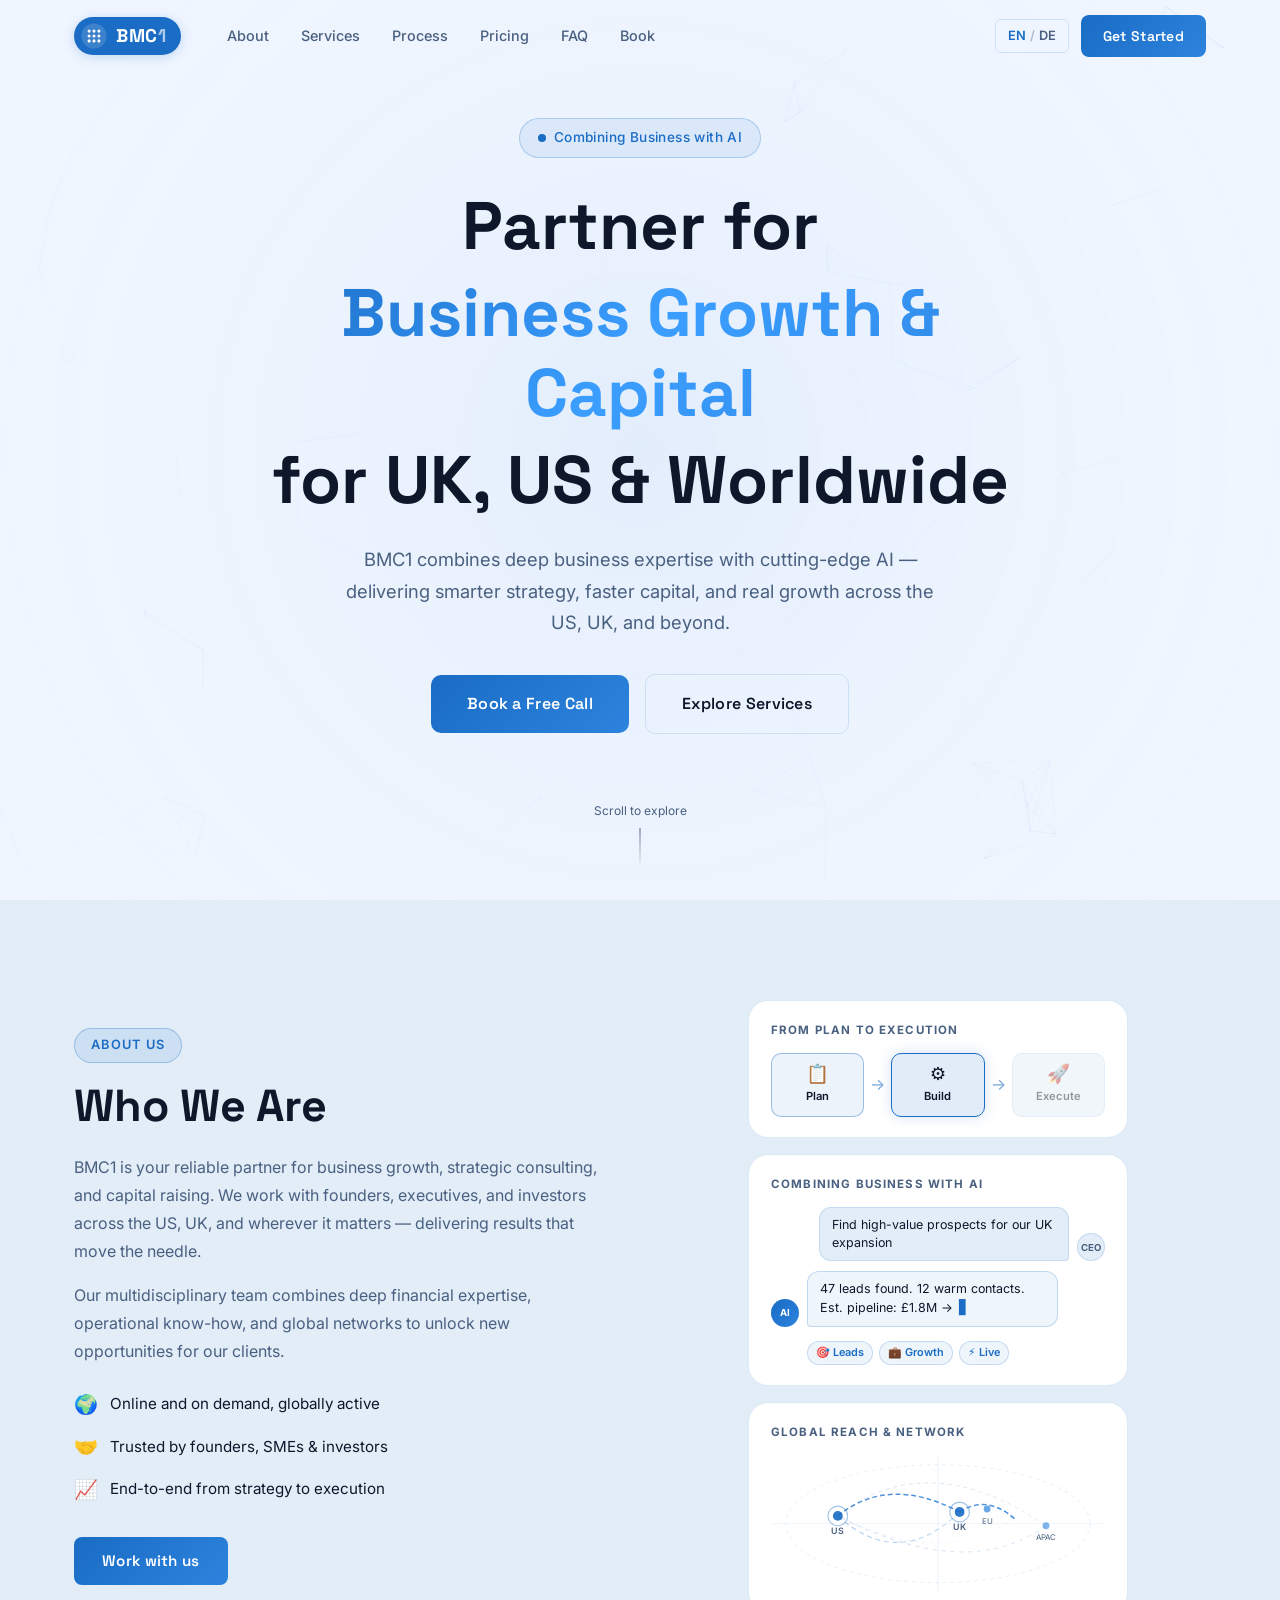
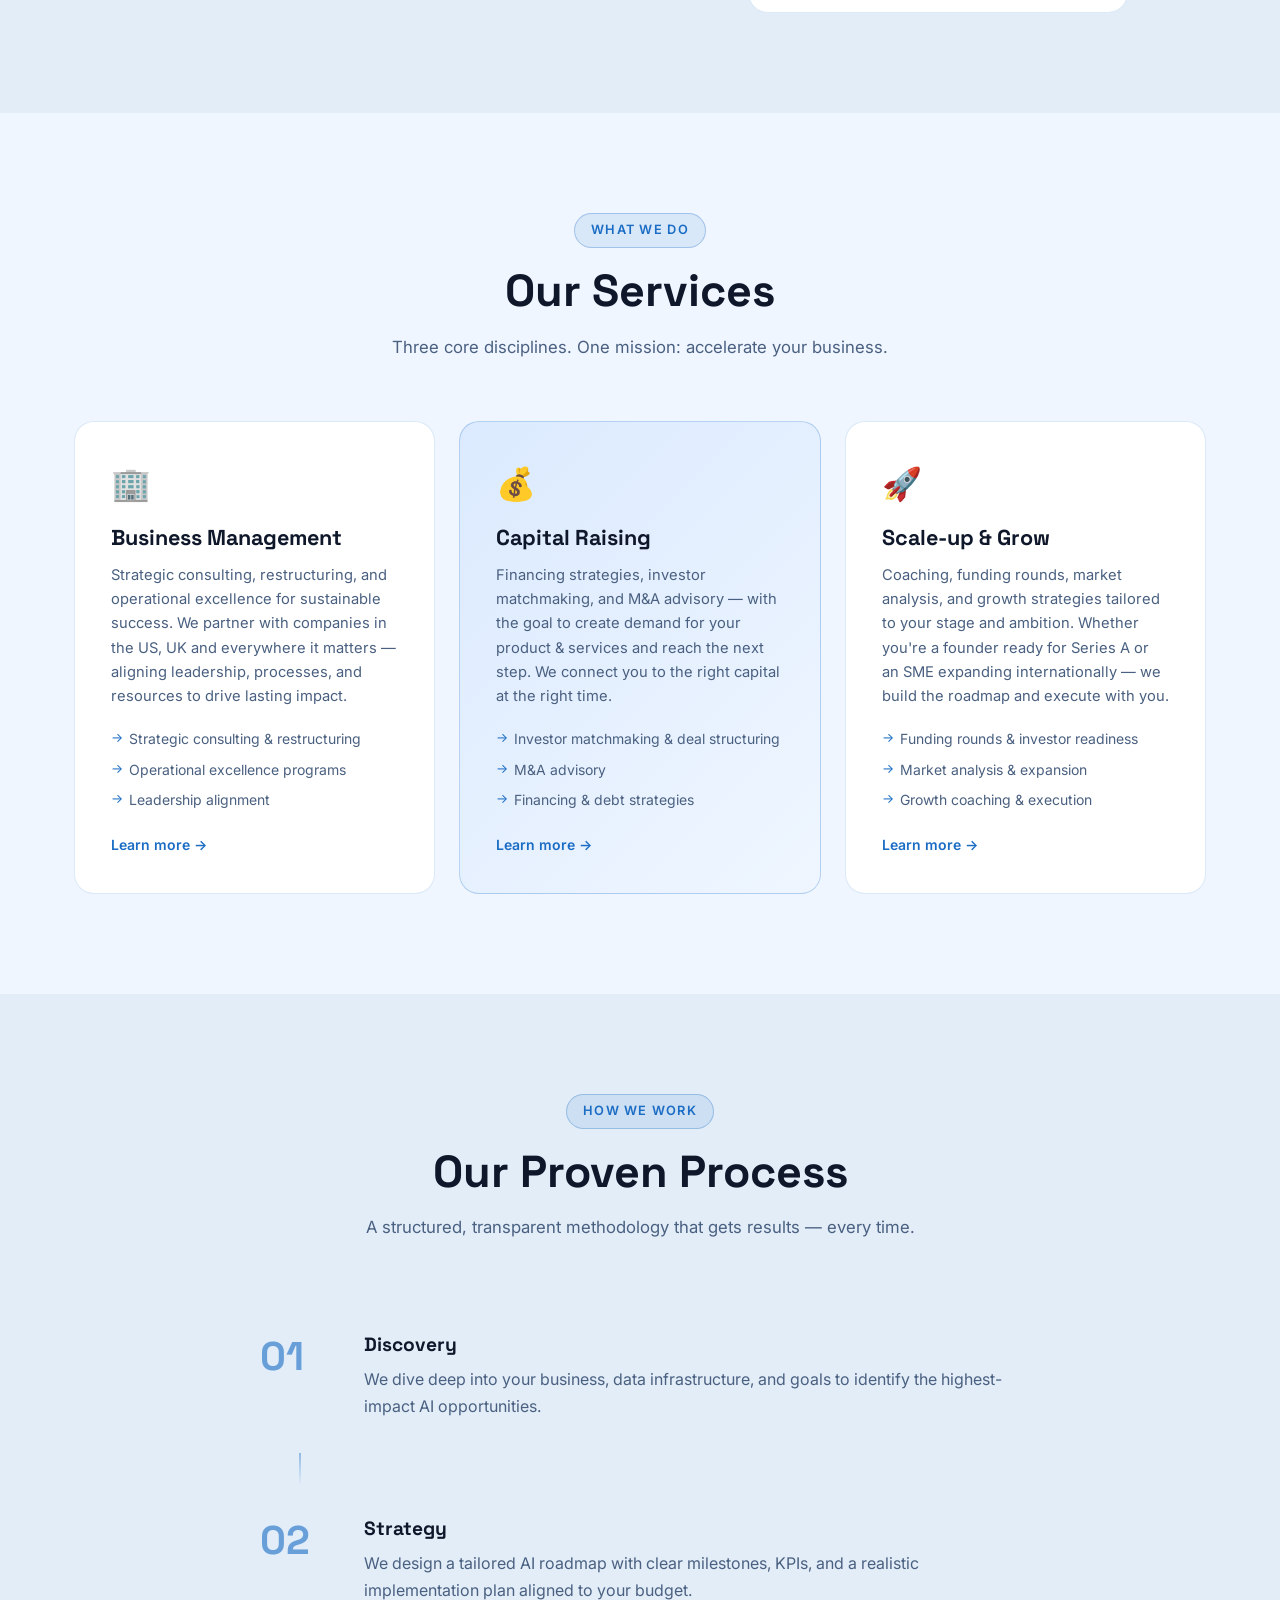
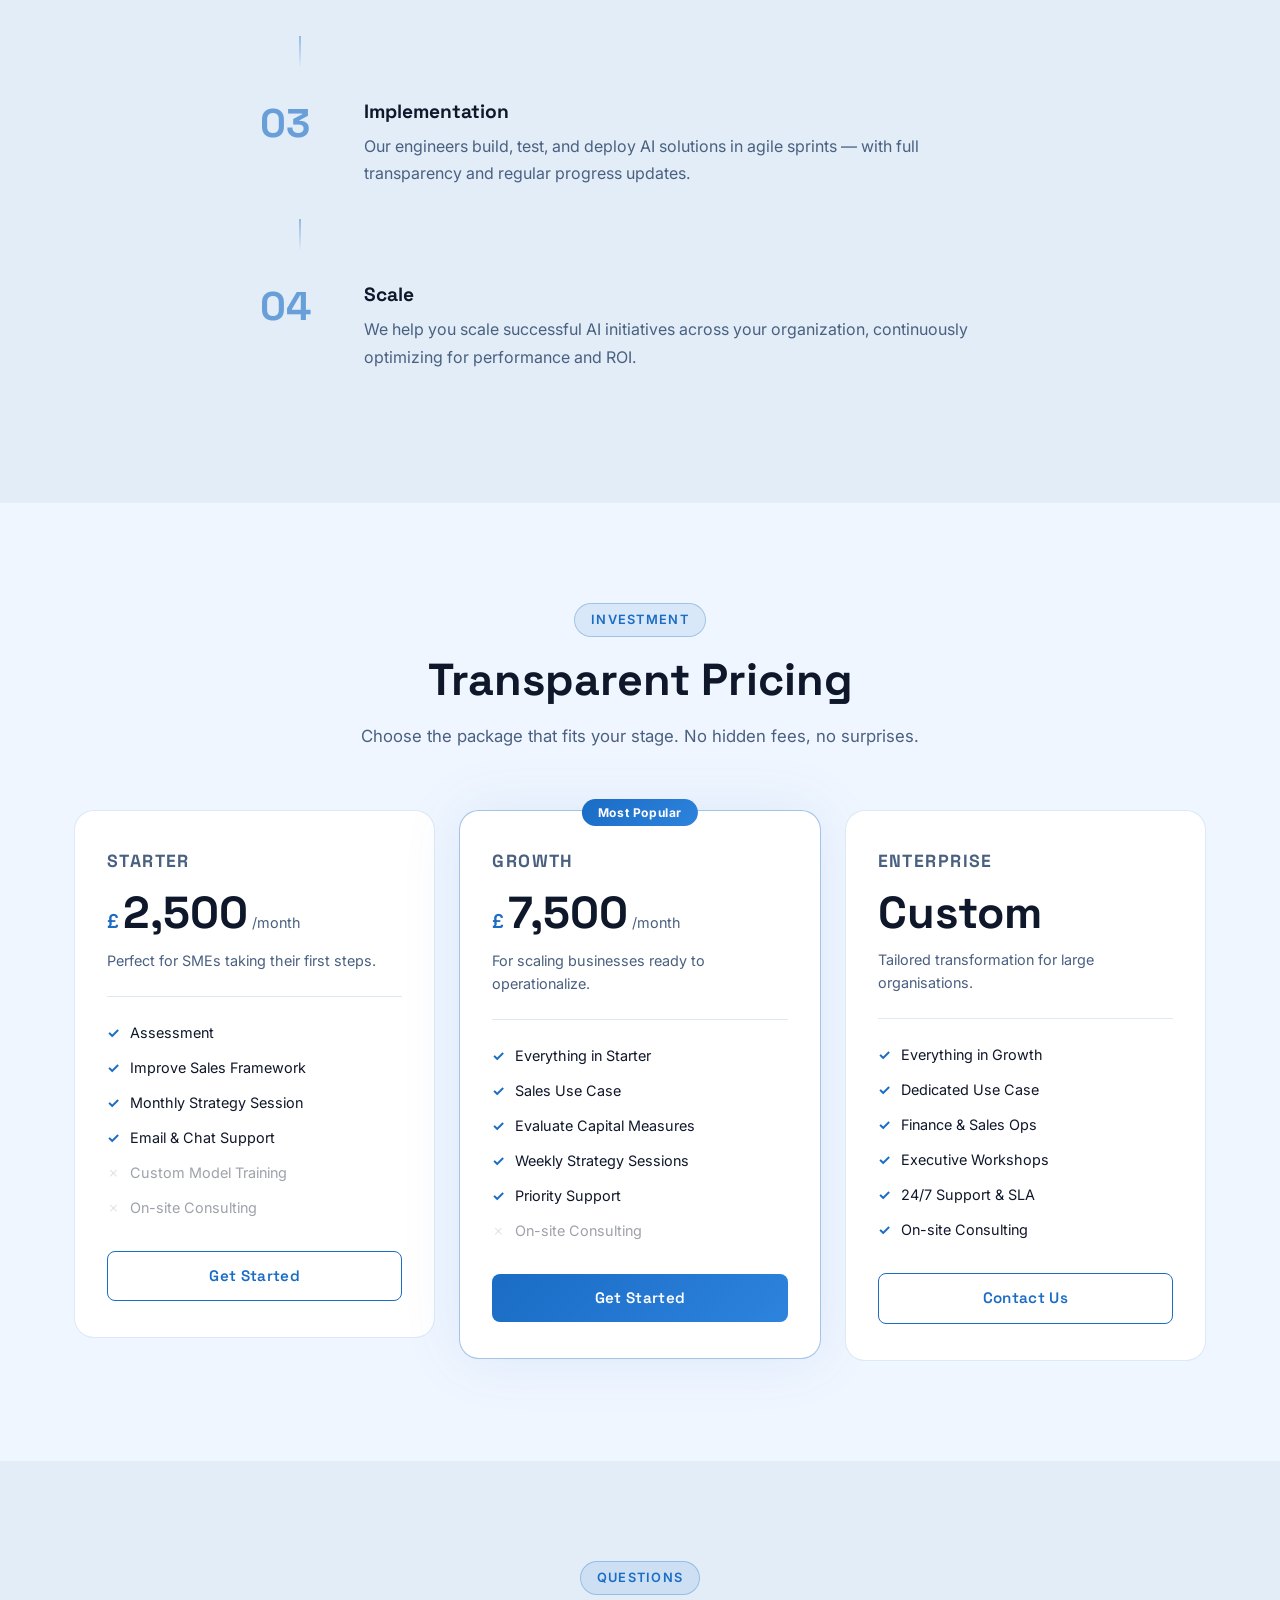
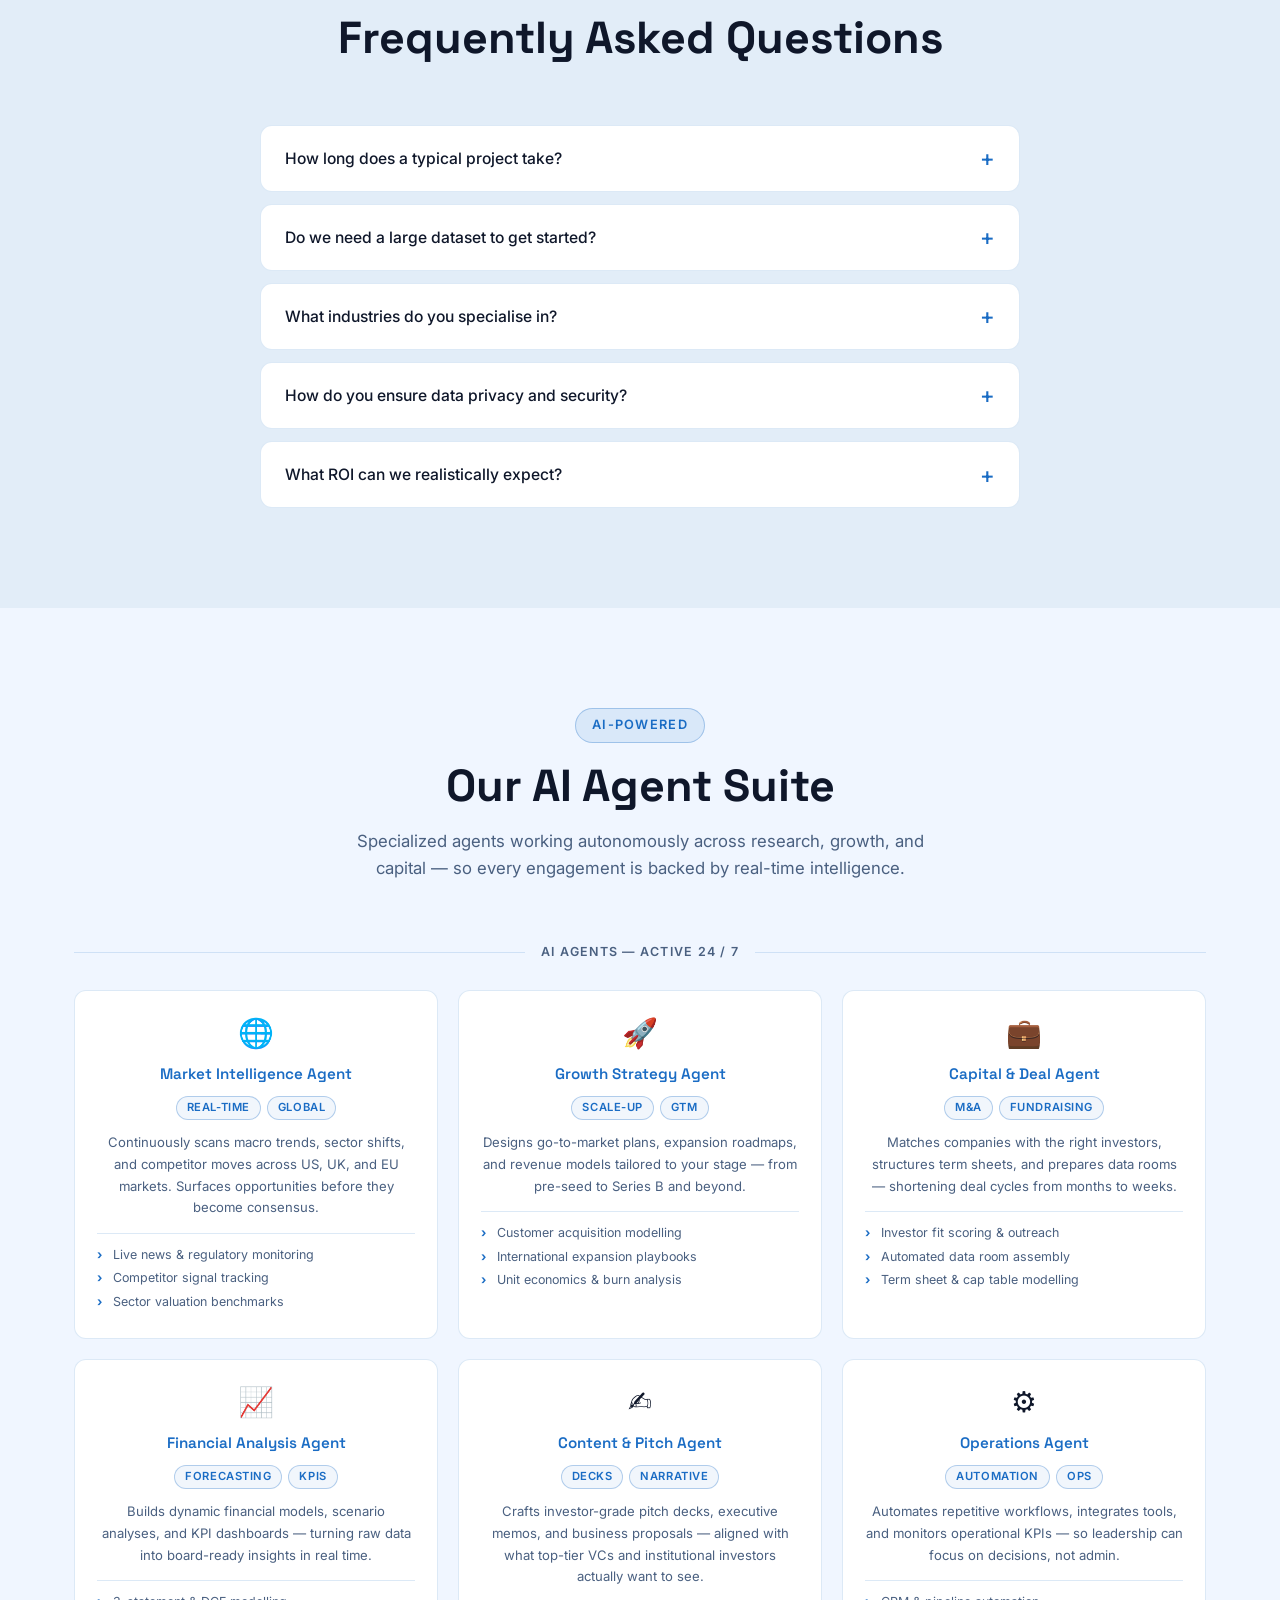
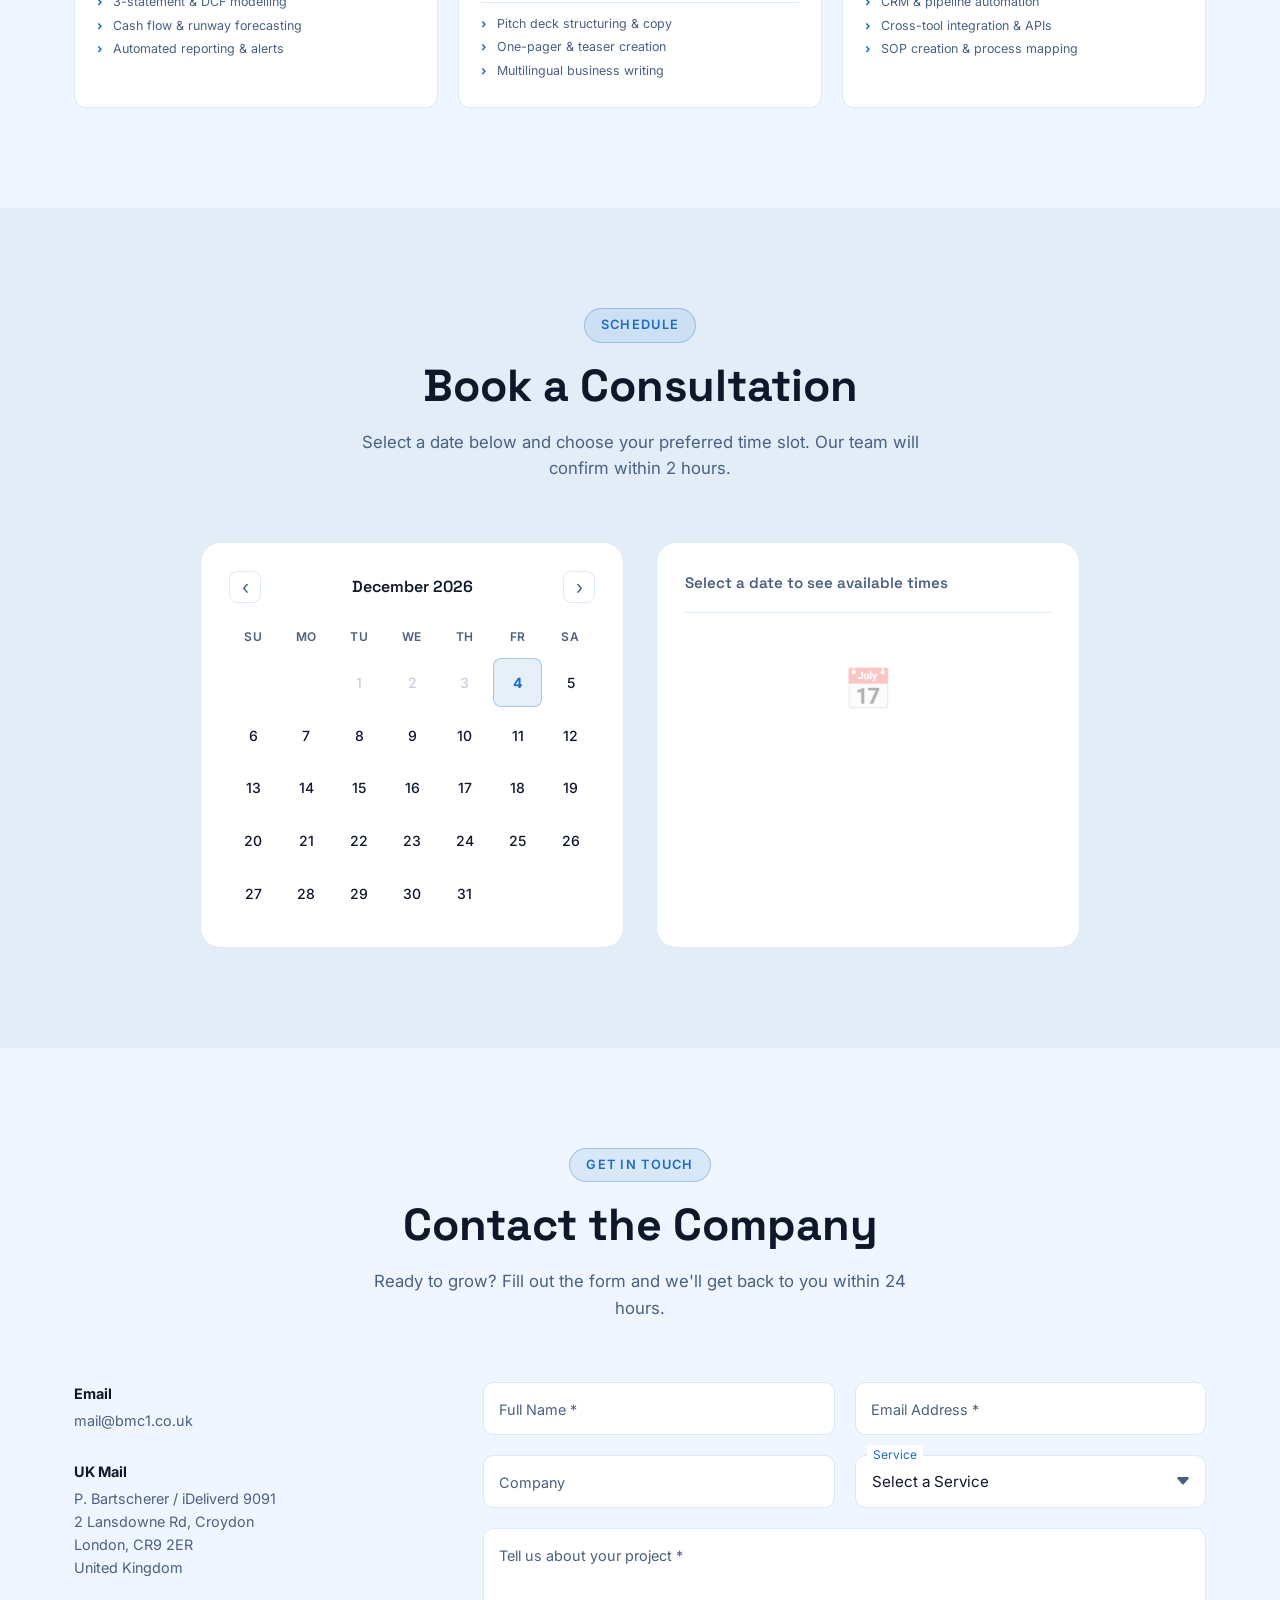
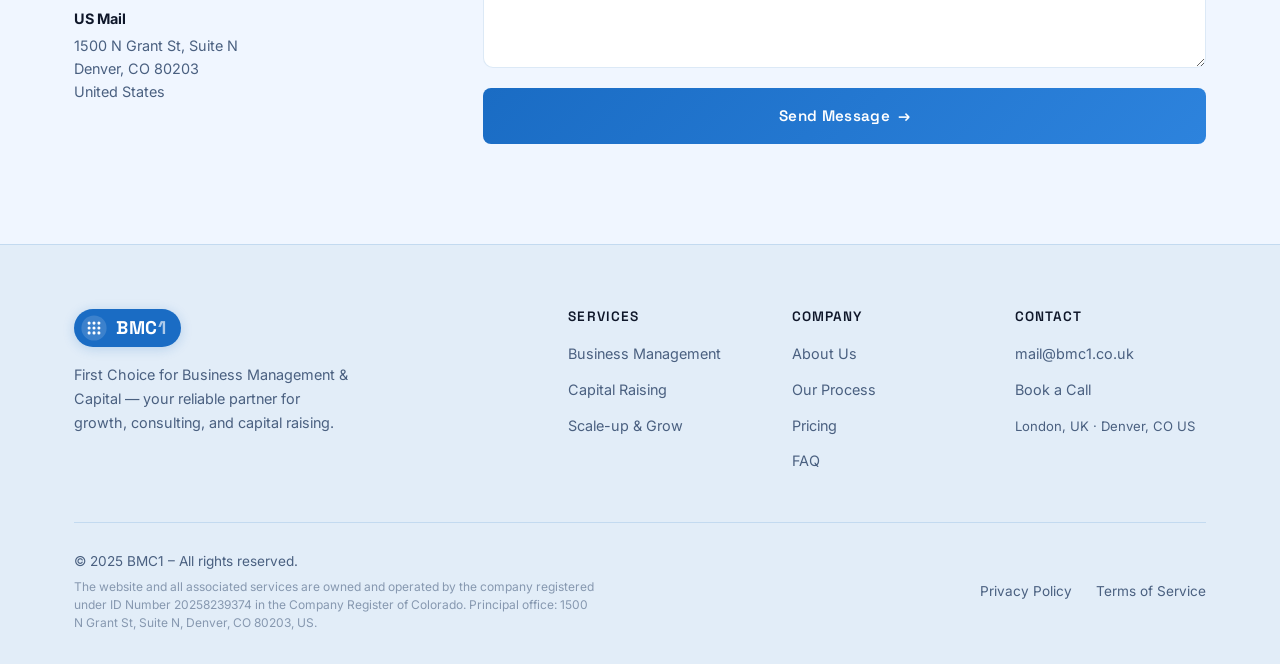
<file: index.html>
<!DOCTYPE html>
<html lang="en">
<head>
  <meta charset="UTF-8" />
  <meta name="viewport" content="width=device-width, initial-scale=1.0" />
  <title>BMC1 – First Choice for Business Management &amp; Capital</title>
  <meta name="description" content="BMC1 – Your reliable partner for business growth, strategic consulting, and capital raising. US/UK and worldwide." />
  <link rel="preconnect" href="https://fonts.googleapis.com" />
  <link rel="preconnect" href="https://fonts.gstatic.com" crossorigin />
  <link href="https://fonts.googleapis.com/css2?family=Inter:wght@300;400;500;600;700&family=Space+Grotesk:wght@400;500;600;700&display=swap" rel="stylesheet" />
  <link rel="stylesheet" href="style.css" />
</head>
<body>

<!-- ═══════════════════════════════════════════════════════
     NAVIGATION
══════════════════════════════════════════════════════════ -->
<nav class="navbar" id="navbar">
  <div class="nav-container">
    <a href="#hero" class="nav-logo">
      <span class="logo-pill">
        <svg class="logo-pill-icon" viewBox="0 0 20 20" fill="none" xmlns="http://www.w3.org/2000/svg" aria-hidden="true">
          <circle cx="10" cy="10" r="9" fill="rgba(255,255,255,0.15)"/>
          <!-- 3x3 dot grid -->
          <circle cx="6.5"  cy="6.5"  r="1.1" fill="#ffffff"/>
          <circle cx="10"   cy="6.5"  r="1.1" fill="#ffffff"/>
          <circle cx="13.5" cy="6.5"  r="1.1" fill="#ffffff"/>
          <circle cx="6.5"  cy="10"   r="1.1" fill="#ffffff"/>
          <circle cx="10"   cy="10"   r="1.1" fill="#ffffff"/>
          <circle cx="13.5" cy="10"   r="1.1" fill="#ffffff"/>
          <circle cx="6.5"  cy="13.5" r="1.1" fill="#ffffff"/>
          <circle cx="10"   cy="13.5" r="1.1" fill="#ffffff"/>
          <circle cx="13.5" cy="13.5" r="1.1" fill="#ffffff"/>
        </svg>
        <span class="logo-pill-text">BMC<span class="logo-one">1</span></span>
      </span>
    </a>

    <ul class="nav-links" id="navLinks">
      <li><a href="#about" data-en="About" data-de="Über uns">About</a></li>
      <li><a href="#services" data-en="Services" data-de="Leistungen">Services</a></li>
      <li><a href="#process" data-en="Process" data-de="Prozess">Process</a></li>
      <li><a href="#pricing" data-en="Pricing" data-de="Preise">Pricing</a></li>
      <li><a href="#faq" data-en="FAQ" data-de="FAQ">FAQ</a></li>
      <li><a href="#booking" data-en="Book" data-de="Termin">Book</a></li>
    </ul>

    <div class="nav-actions">
      <button class="lang-toggle" id="langToggle" aria-label="Switch language">
        <span class="lang-active" id="langLabel">EN</span>
        <span class="lang-sep">/</span>
        <span class="lang-inactive" id="langAlt">DE</span>
      </button>
      <a href="#contact" class="btn btn-primary btn-nav" data-en="Get Started" data-de="Loslegen">Get Started</a>
      <button class="hamburger" id="hamburger" aria-label="Menu">
        <span></span><span></span><span></span>
      </button>
    </div>
  </div>
</nav>

<!-- ═══════════════════════════════════════════════════════
     HERO
══════════════════════════════════════════════════════════ -->
<section class="hero" id="hero">
  <canvas class="hero-canvas" id="heroCanvas"></canvas>
  <div class="hero-content">
    <div class="hero-badge">
      <span class="badge-dot"></span>
      <span data-en="Combining Business with AI" data-de="Business trifft KI">Combining Business with AI</span>
    </div>
    <h1 class="hero-title">
      <span data-en="Partner for" data-de="Partner für">Partner for</span>
      <span class="hero-gradient" data-en="Business Growth &amp; Capital" data-de="Unternehmenswachstum &amp; Kapital">Business Growth &amp; Capital</span>
      <span data-en="for UK, US &amp; Worldwide" data-de="für UK, USA &amp; weltweit">for UK, US &amp; Worldwide</span>
    </h1>
    <p class="hero-sub" data-en="BMC1 combines deep business expertise with cutting-edge AI — delivering smarter strategy, faster capital, and real growth across the US, UK, and beyond." data-de="BMC1 verbindet tiefes Business-Know-how mit modernster KI – für klügere Strategie, schnelleres Kapital und echtes Wachstum in den USA, UK und darüber hinaus.">
      BMC1 combines deep business expertise with cutting-edge AI — delivering smarter strategy, faster capital, and real growth across the US, UK, and beyond.
    </p>
    <div class="hero-ctas">
      <a href="#booking" class="btn btn-primary btn-large" data-en="Book a Free Call" data-de="Kostenloses Gespräch">Book a Free Call</a>
      <a href="#services" class="btn btn-ghost btn-large" data-en="Explore Services" data-de="Leistungen erkunden">Explore Services</a>
    </div>
  </div>
  <div class="hero-scroll">
    <span data-en="Scroll to explore" data-de="Scrollen Sie weiter">Scroll to explore</span>
    <div class="scroll-line"></div>
  </div>
</section>

<!-- ═══════════════════════════════════════════════════════
     ABOUT
══════════════════════════════════════════════════════════ -->
<section class="section section-dark" id="about">
  <div class="container">
    <div class="about-wrapper">
      <div class="about-text fade-in">
        <div class="section-badge" data-en="About Us" data-de="Über uns">About Us</div>
        <h2 data-en="Who We Are" data-de="Wer wir sind">Who We Are</h2>
        <p data-en="BMC1 is your reliable partner for business growth, strategic consulting, and capital raising. We work with founders, executives, and investors across the US, UK, and wherever it matters — delivering results that move the needle." data-de="BMC1 ist Ihr zuverlässiger Partner für Unternehmenswachstum, strategische Beratung und Kapitalbeschaffung. Wir arbeiten mit Gründern, Führungskräften und Investoren in den USA, Großbritannien und überall dort, wo es darauf ankommt.">
          BMC1 is your reliable partner for business growth, strategic consulting, and capital raising. We work with founders, executives, and investors across the US, UK, and wherever it matters — delivering results that move the needle.
        </p>
        <p data-en="Our multidisciplinary team combines deep financial expertise, operational know-how, and global networks to unlock new opportunities for our clients." data-de="Unser multidisziplinäres Team vereint tiefes Finanzwissen, operatives Know-how und globale Netzwerke, um neue Chancen für unsere Kunden zu erschließen.">
          Our multidisciplinary team combines deep financial expertise, operational know-how, and global networks to unlock new opportunities for our clients.
        </p>
        <div class="about-highlights">
          <div class="highlight-item">
            <span class="highlight-icon">🌍</span>
            <span data-en="Online and on demand, globally active" data-de="Online und auf Abruf, global aktiv">Online and on demand, globally active</span>
          </div>
          <div class="highlight-item">
            <span class="highlight-icon">🤝</span>
            <span data-en="Trusted by founders, SMEs &amp; investors" data-de="Vertraut von Gründern, KMUs &amp; Investoren">Trusted by founders, SMEs &amp; investors</span>
          </div>
          <div class="highlight-item">
            <span class="highlight-icon">📈</span>
            <span data-en="End-to-end from strategy to execution" data-de="Von der Strategie bis zur Umsetzung">End-to-end from strategy to execution</span>
          </div>
        </div>
        <a href="#contact" class="btn btn-primary" data-en="Work with us" data-de="Zusammenarbeiten">Work with us</a>
      </div>
      <div class="about-visual fade-in">
        <div class="about-anim-wrap">

          <!-- Row 1: From Plan to Execution (pipeline) -->
          <div class="aav-block aav-pipeline">
            <div class="aav-label" data-en="From Plan to Execution" data-de="Von der Planung zur Umsetzung">From Plan to Execution</div>
            <div class="aav-pipeline-track">
              <div class="aav-pip-step aav-pip-done">
                <span class="pip-icon">📋</span>
                <span class="pip-text" data-en="Plan" data-de="Plan">Plan</span>
              </div>
              <div class="aav-pip-connector"><span class="aav-pip-arrow">→</span></div>
              <div class="aav-pip-step aav-pip-active">
                <span class="pip-icon">⚙️</span>
                <span class="pip-text" data-en="Build" data-de="Aufbau">Build</span>
              </div>
              <div class="aav-pip-connector"><span class="aav-pip-arrow">→</span></div>
              <div class="aav-pip-step aav-pip-pending">
                <span class="pip-icon">🚀</span>
                <span class="pip-text" data-en="Execute" data-de="Umsetzung">Execute</span>
              </div>
            </div>
          </div>

          <!-- Row 2: AI Chat / New client acquisition -->
          <div class="aav-block aav-chat">
            <div class="aav-label" data-en="Combining Business with AI" data-de="Business trifft KI">Combining Business with AI</div>
            <div class="aav-chat-feed">
              <div class="aav-chat-row aav-chat-user">
                <span class="aav-chat-bubble" data-en="Find high-value prospects for our UK expansion" data-de="Finde hochwertige Interessenten für unsere UK-Expansion">Find high-value prospects for our UK expansion</span>
                <span class="aav-chat-avatar aav-chat-avatar--user">CEO</span>
              </div>
              <div class="aav-chat-row aav-chat-ai">
                <span class="aav-chat-avatar aav-chat-avatar--ai">AI</span>
                <span class="aav-chat-bubble aav-chat-bubble--ai">
                  <span class="aav-typewriter" data-en="47 leads found. 12 warm contacts. Est. pipeline: £1.8M →" data-de="47 Leads gefunden. 12 warme Kontakte. Pipeline: 1,8 Mio. £ →">47 leads found. 12 warm contacts. Est. pipeline: £1.8M →</span>
                  <span class="aav-cursor">▋</span>
                </span>
              </div>
              <div class="aav-chat-tags">
                <span class="aav-chat-tag">🎯 <span data-en="Leads" data-de="Leads">Leads</span></span>
                <span class="aav-chat-tag">💼 <span data-en="Growth" data-de="Wachstum">Growth</span></span>
                <span class="aav-chat-tag">⚡ <span data-en="Live" data-de="Live">Live</span></span>
              </div>
            </div>
          </div>

          <!-- Row 3: Animated world map SVG with connection arcs -->
          <div class="aav-block aav-world">
            <div class="aav-label" data-en="Global Reach &amp; Network" data-de="Globale Reichweite &amp; Netzwerk">Global Reach &amp; Network</div>
            <div class="aav-world-vis">
              <svg class="aav-world-svg" viewBox="0 0 340 140" fill="none" xmlns="http://www.w3.org/2000/svg">
                <!-- subtle grid lines -->
                <line x1="0" y1="70" x2="340" y2="70" stroke="rgba(26,108,196,0.08)" stroke-width="1"/>
                <line x1="170" y1="0" x2="170" y2="140" stroke="rgba(26,108,196,0.08)" stroke-width="1"/>
                <ellipse cx="170" cy="70" rx="155" ry="60" stroke="rgba(26,108,196,0.10)" stroke-width="1" stroke-dasharray="4 4"/>
                <!-- Arcs above: US→UK, UK→EU, US→APAC (long) -->
                <path class="aav-arc" d="M 68 62 Q 120 20 192 58" stroke="url(#arcGrad)" stroke-width="1.5" stroke-dasharray="5 3"/>
                <path class="aav-arc" d="M 192 58 Q 220 40 248 65" stroke="url(#arcGrad)" stroke-width="1.5" stroke-dasharray="5 3"/>
                <path class="aav-arc aav-arc--delay" d="M 68 62 Q 160 -10 280 72" stroke="url(#arcGrad2)" stroke-width="1" stroke-dasharray="4 4" opacity="0.5"/>
                <!-- Arcs below (return paths): UK→US, APAC→UK, EU→US -->
                <path class="aav-arc aav-arc--rev" d="M 192 58 Q 130 118 68 62" stroke="url(#arcGradRev)" stroke-width="1.2" stroke-dasharray="5 4" opacity="0.45"/>
                <path class="aav-arc aav-arc--rev aav-arc--delay2" d="M 280 72 Q 200 130 68 62" stroke="url(#arcGradRev)" stroke-width="1" stroke-dasharray="4 5" opacity="0.30"/>
                <path class="aav-arc aav-arc--rev aav-arc--delay3" d="M 248 65 Q 170 115 68 62" stroke="url(#arcGrad2)" stroke-width="0.9" stroke-dasharray="3 5" opacity="0.25"/>
                <!-- Location dots -->
                <!-- US -->
                <circle class="aav-wdot" cx="68" cy="62" r="5" fill="var(--accent)" opacity="0.9"/>
                <circle class="aav-wdot-ring" cx="68" cy="62" r="10" fill="none" stroke="var(--accent)" stroke-width="1.2" opacity="0.4"/>
                <text x="68" y="80" text-anchor="middle" font-size="9" font-family="Inter,sans-serif" fill="var(--text-muted)" font-weight="600">US</text>
                <!-- UK -->
                <circle class="aav-wdot" cx="192" cy="58" r="5" fill="var(--accent)" opacity="0.9"/>
                <circle class="aav-wdot-ring aav-wdot-ring--d1" cx="192" cy="58" r="10" fill="none" stroke="var(--accent)" stroke-width="1.2" opacity="0.4"/>
                <text x="192" y="76" text-anchor="middle" font-size="9" font-family="Inter,sans-serif" fill="var(--text-muted)" font-weight="600">UK</text>
                <!-- EU -->
                <circle class="aav-wdot" cx="220" cy="55" r="3.5" fill="var(--accent-2)" opacity="0.7"/>
                <text x="220" y="70" text-anchor="middle" font-size="8" font-family="Inter,sans-serif" fill="var(--text-muted)">EU</text>
                <!-- APAC -->
                <circle class="aav-wdot" cx="280" cy="72" r="3.5" fill="var(--accent-2)" opacity="0.6"/>
                <text x="280" y="87" text-anchor="middle" font-size="8" font-family="Inter,sans-serif" fill="var(--text-muted)">APAC</text>
                <!-- Gradients -->
                <defs>
                  <linearGradient id="arcGrad" x1="0%" y1="0%" x2="100%" y2="0%">
                    <stop offset="0%" stop-color="#1a6cc4" stop-opacity="0.7"/>
                    <stop offset="100%" stop-color="#2d83dd" stop-opacity="0.9"/>
                  </linearGradient>
                  <linearGradient id="arcGrad2" x1="0%" y1="0%" x2="100%" y2="0%">
                    <stop offset="0%" stop-color="#1a6cc4" stop-opacity="0.4"/>
                    <stop offset="100%" stop-color="#2d83dd" stop-opacity="0.3"/>
                  </linearGradient>
                  <linearGradient id="arcGradRev" x1="100%" y1="0%" x2="0%" y2="0%">
                    <stop offset="0%" stop-color="#2d83dd" stop-opacity="0.6"/>
                    <stop offset="100%" stop-color="#1a6cc4" stop-opacity="0.8"/>
                  </linearGradient>
                </defs>
              </svg>
            </div>
          </div>

        </div>
      </div>
    </div>
  </div>
</section>

<!-- ═══════════════════════════════════════════════════════
     SERVICES
══════════════════════════════════════════════════════════ -->
<section class="section" id="services">
  <div class="container">
    <div class="section-header">
      <div class="section-badge" data-en="What We Do" data-de="Was wir tun">What We Do</div>
      <h2 data-en="Our Services" data-de="Unsere Leistungen">Our Services</h2>
      <p data-en="Three core disciplines. One mission: accelerate your business." data-de="Drei Kerndisziplinen. Eine Mission: Ihr Unternehmen beschleunigen.">Three core disciplines. One mission: accelerate your business.</p>
    </div>
    <div class="services-grid services-grid-3">
      <div class="service-card service-card-large fade-in">
        <div class="service-icon">🏢</div>
        <h3 data-en="Business Management" data-de="Business Management">Business Management</h3>
        <p data-en="Strategic consulting, restructuring, and operational excellence for sustainable success. We partner with companies in the US, UK and everywhere it matters — aligning leadership, processes, and resources to drive lasting impact." data-de="Strategische Beratung, Restrukturierung und operative Exzellenz für nachhaltigen Erfolg. Wir arbeiten mit Unternehmen in den USA, UK und überall, wo es darauf ankommt – und richten Führung, Prozesse und Ressourcen auf dauerhaften Erfolg aus.">Strategic consulting, restructuring, and operational excellence for sustainable success. We partner with companies in the US, UK and everywhere it matters — aligning leadership, processes, and resources to drive lasting impact.</p>
        <ul class="service-bullets">
          <li data-en="Strategic consulting &amp; restructuring" data-de="Strategische Beratung &amp; Restrukturierung">Strategic consulting &amp; restructuring</li>
          <li data-en="Operational excellence programs" data-de="Programme für operative Exzellenz">Operational excellence programs</li>
          <li data-en="Leadership alignment" data-de="Führungskräfte-Alignment">Leadership alignment</li>
        </ul>
        <a href="#contact" class="service-link" data-en="Learn more →" data-de="Mehr erfahren →">Learn more →</a>
      </div>
      <div class="service-card service-card-large fade-in service-card-highlight">
        <div class="service-icon">💰</div>
        <h3 data-en="Capital Raising" data-de="Kapitalbeschaffung">Capital Raising</h3>
        <p data-en="Financing strategies, investor matchmaking, and M&A advisory — with the goal to create demand for your product &amp; services and reach the next step. We connect you to the right capital at the right time." data-de="Finanzierungsstrategien, Investor-Matchmaking und M&A-Beratung – mit dem Ziel, Nachfrage für Ihre Produkte &amp; Dienstleistungen zu schaffen und den nächsten Schritt zu machen.">Financing strategies, investor matchmaking, and M&amp;A advisory — with the goal to create demand for your product &amp; services and reach the next step. We connect you to the right capital at the right time.</p>
        <ul class="service-bullets">
          <li data-en="Investor matchmaking &amp; deal structuring" data-de="Investor-Matching &amp; Deal-Strukturierung">Investor matchmaking &amp; deal structuring</li>
          <li data-en="M&amp;A advisory" data-de="M&amp;A-Beratung">M&amp;A advisory</li>
          <li data-en="Financing &amp; debt strategies" data-de="Finanzierungs- &amp; Schuldenstrategien">Financing &amp; debt strategies</li>
        </ul>
        <a href="#contact" class="service-link" data-en="Learn more →" data-de="Mehr erfahren →">Learn more →</a>
      </div>
      <div class="service-card service-card-large fade-in">
        <div class="service-icon">🚀</div>
        <h3 data-en="Scale-up &amp; Grow" data-de="Scale-up &amp; Wachstum">Scale-up &amp; Grow</h3>
        <p data-en="Coaching, funding rounds, market analysis, and growth strategies tailored to your stage and ambition. Whether you're a founder ready for Series A or an SME expanding internationally — we build the roadmap and execute with you." data-de="Coaching, Finanzierungsrunden, Marktanalysen und Wachstumsstrategien, die auf Ihre Phase und Ihre Ambitionen zugeschnitten sind.">Coaching, funding rounds, market analysis, and growth strategies tailored to your stage and ambition. Whether you're a founder ready for Series A or an SME expanding internationally — we build the roadmap and execute with you.</p>
        <ul class="service-bullets">
          <li data-en="Funding rounds &amp; investor readiness" data-de="Finanzierungsrunden &amp; Investor-Readiness">Funding rounds &amp; investor readiness</li>
          <li data-en="Market analysis &amp; expansion" data-de="Marktanalyse &amp; Expansion">Market analysis &amp; expansion</li>
          <li data-en="Growth coaching &amp; execution" data-de="Wachstumscoaching &amp; Umsetzung">Growth coaching &amp; execution</li>
        </ul>
        <a href="#contact" class="service-link" data-en="Learn more →" data-de="Mehr erfahren →">Learn more →</a>
      </div>
    </div>
  </div>
</section>

<!-- ═══════════════════════════════════════════════════════
     PROCESS
══════════════════════════════════════════════════════════ -->
<section class="section section-dark" id="process">
  <div class="container">
    <div class="section-header">
      <div class="section-badge" data-en="How We Work" data-de="Wie wir arbeiten">How We Work</div>
      <h2 data-en="Our Proven Process" data-de="Unser bewährter Prozess">Our Proven Process</h2>
      <p data-en="A structured, transparent methodology that gets results — every time." data-de="Eine strukturierte, transparente Methodik, die jedes Mal Ergebnisse liefert.">A structured, transparent methodology that gets results — every time.</p>
    </div>
    <div class="process-timeline">
      <div class="process-step fade-in">
        <div class="step-number">01</div>
        <div class="step-content">
          <h3 data-en="Discovery" data-de="Entdeckung">Discovery</h3>
          <p data-en="We dive deep into your business, data infrastructure, and goals to identify the highest-impact AI opportunities." data-de="Wir tauchen tief in Ihr Unternehmen, Ihre Dateninfrastruktur und Ihre Ziele ein, um die wirkungsvollsten KI-Chancen zu identifizieren.">We dive deep into your business, data infrastructure, and goals to identify the highest-impact AI opportunities.</p>
        </div>
      </div>
      <div class="process-connector"></div>
      <div class="process-step fade-in">
        <div class="step-number">02</div>
        <div class="step-content">
          <h3 data-en="Strategy" data-de="Strategie">Strategy</h3>
          <p data-en="We design a tailored AI roadmap with clear milestones, KPIs, and a realistic implementation plan aligned to your budget." data-de="Wir entwickeln eine maßgeschneiderte KI-Roadmap mit klaren Meilensteinen, KPIs und einem realistischen Implementierungsplan.">We design a tailored AI roadmap with clear milestones, KPIs, and a realistic implementation plan aligned to your budget.</p>
        </div>
      </div>
      <div class="process-connector"></div>
      <div class="process-step fade-in">
        <div class="step-number">03</div>
        <div class="step-content">
          <h3 data-en="Implementation" data-de="Implementierung">Implementation</h3>
          <p data-en="Our engineers build, test, and deploy AI solutions in agile sprints — with full transparency and regular progress updates." data-de="Unsere Ingenieure bauen, testen und implementieren KI-Lösungen in agilen Sprints – mit voller Transparenz und regelmäßigen Updates.">Our engineers build, test, and deploy AI solutions in agile sprints — with full transparency and regular progress updates.</p>
        </div>
      </div>
      <div class="process-connector"></div>
      <div class="process-step fade-in">
        <div class="step-number">04</div>
        <div class="step-content">
          <h3 data-en="Scale" data-de="Skalierung">Scale</h3>
          <p data-en="We help you scale successful AI initiatives across your organization, continuously optimizing for performance and ROI." data-de="Wir helfen Ihnen, erfolgreiche KI-Initiativen im gesamten Unternehmen zu skalieren und kontinuierlich für Performance und ROI zu optimieren.">We help you scale successful AI initiatives across your organization, continuously optimizing for performance and ROI.</p>
        </div>
      </div>
    </div>
  </div>
</section>

<!-- ═══════════════════════════════════════════════════════
     PRICING
══════════════════════════════════════════════════════════ -->
<section class="section" id="pricing">
  <div class="container">
    <div class="section-header">
      <div class="section-badge" data-en="Investment" data-de="Investition">Investment</div>
      <h2 data-en="Transparent Pricing" data-de="Transparente Preise">Transparent Pricing</h2>
      <p data-en="Choose the package that fits your stage. No hidden fees, no surprises." data-de="Wählen Sie das Paket, das zu Ihrer Phase passt. Keine versteckten Kosten, keine Überraschungen.">Choose the package that fits your stage. No hidden fees, no surprises.</p>
    </div>
    <div class="pricing-grid">
      <div class="pricing-card fade-in">
        <div class="pricing-tier" data-en="Starter" data-de="Starter">Starter</div>
        <div class="pricing-price">
          <span class="price-currency">£</span>
          <span class="price-amount">2,500</span>
          <span class="price-period" data-en="/month" data-de="/Monat">/month</span>
        </div>
        <p class="pricing-desc" data-en="Perfect for SMEs taking their first steps." data-de="Ideal für KMUs, die ihre ersten Schritte machen.">Perfect for SMEs taking their first steps.</p>
        <ul class="pricing-features">
          <li><span class="feat-check">✓</span> <span data-en="Assessment" data-de="Assessment">Assessment</span></li>
          <li><span class="feat-check">✓</span> <span data-en="Improve Sales Framework" data-de="Vertriebsframework optimieren">Improve Sales Framework</span></li>
          <li><span class="feat-check">✓</span> <span data-en="Monthly Strategy Session" data-de="Monatliche Strategiesitzung">Monthly Strategy Session</span></li>
          <li><span class="feat-check">✓</span> <span data-en="Email & Chat Support" data-de="E-Mail & Chat-Support">Email & Chat Support</span></li>
          <li class="feat-inactive"><span class="feat-cross">✗</span> <span data-en="Custom Model Training" data-de="Benutzerdefiniertes Modelltraining">Custom Model Training</span></li>
          <li class="feat-inactive"><span class="feat-cross">✗</span> <span data-en="On-site Consulting" data-de="Vor-Ort-Beratung">On-site Consulting</span></li>
        </ul>
        <!-- STRIPE: STARTER_LINK -->
        <a href="https://buy.stripe.com/3cI6oH9Y69AS4lz2k8dIA00" target="_blank" rel="noopener" class="btn btn-outline btn-full" data-en="Get Started" data-de="Loslegen">Get Started</a>
      </div>

      <div class="pricing-card pricing-card-featured fade-in">
        <div class="pricing-badge" data-en="Most Popular" data-de="Beliebteste">Most Popular</div>
        <div class="pricing-tier" data-en="Growth" data-de="Wachstum">Growth</div>
        <div class="pricing-price">
          <span class="price-currency">£</span>
          <span class="price-amount">7,500</span>
          <span class="price-period" data-en="/month" data-de="/Monat">/month</span>
        </div>
        <p class="pricing-desc" data-en="For scaling businesses ready to operationalize." data-de="Für wachsende Unternehmen, die skalieren wollen.">For scaling businesses ready to operationalize.</p>
        <ul class="pricing-features">
          <li><span class="feat-check">✓</span> <span data-en="Everything in Starter" data-de="Alles aus Starter">Everything in Starter</span></li>
          <li><span class="feat-check">✓</span> <span data-en="Sales Use Case" data-de="Vertriebs-Anwendungsfall">Sales Use Case</span></li>
          <li><span class="feat-check">✓</span> <span data-en="Evaluate Capital Measures" data-de="Kapitalmaßnahmen bewerten">Evaluate Capital Measures</span></li>
          <li><span class="feat-check">✓</span> <span data-en="Weekly Strategy Sessions" data-de="Wöchentliche Strategiesitzungen">Weekly Strategy Sessions</span></li>
          <li><span class="feat-check">✓</span> <span data-en="Priority Support" data-de="Prioritäts-Support">Priority Support</span></li>
          <li class="feat-inactive"><span class="feat-cross">✗</span> <span data-en="On-site Consulting" data-de="Vor-Ort-Beratung">On-site Consulting</span></li>
        </ul>
        <!-- STRIPE: GROWTH_LINK  -->
        <a href="https://buy.stripe.com/cNicN5gmucN42drf6UdIA01" target="_blank" rel="noopener" class="btn btn-primary btn-full" data-en="Get Started" data-de="Loslegen">Get Started</a>
      </div>

      <div class="pricing-card fade-in">
        <div class="pricing-tier" data-en="Enterprise" data-de="Unternehmen">Enterprise</div>
        <div class="pricing-price">
          <span class="price-amount" data-en="Custom" data-de="Individuell">Custom</span>
        </div>
        <p class="pricing-desc" data-en="Tailored transformation for large organisations." data-de="Maßgeschneiderte Transformation für große Organisationen.">Tailored transformation for large organisations.</p>
        <ul class="pricing-features">
          <li><span class="feat-check">✓</span> <span data-en="Everything in Growth" data-de="Alles aus Wachstum">Everything in Growth</span></li>
          <li><span class="feat-check">✓</span> <span data-en="Dedicated Use Case" data-de="Dedizierter Anwendungsfall">Dedicated Use Case</span></li>
          <li><span class="feat-check">✓</span> <span data-en="Finance &amp; Sales Ops" data-de="Finanzen &amp; Vertriebsoperationen">Finance &amp; Sales Ops</span></li>
          <li><span class="feat-check">✓</span> <span data-en="Executive Workshops" data-de="Executive-Workshops">Executive Workshops</span></li>
          <li><span class="feat-check">✓</span> <span data-en="24/7 Support & SLA" data-de="24/7 Support & SLA">24/7 Support & SLA</span></li>
          <li><span class="feat-check">✓</span> <span data-en="On-site Consulting" data-de="Vor-Ort-Beratung">On-site Consulting</span></li>
        </ul>
        <a href="#contact" class="btn btn-outline btn-full" data-en="Contact Us" data-de="Kontakt">Contact Us</a>
      </div>
    </div>
  </div>
</section>

<!-- ═══════════════════════════════════════════════════════
     FAQ
══════════════════════════════════════════════════════════ -->
<section class="section section-dark" id="faq">
  <div class="container">
    <div class="section-header">
      <div class="section-badge" data-en="Questions" data-de="Fragen">Questions</div>
      <h2 data-en="Frequently Asked Questions" data-de="Häufig gestellte Fragen">Frequently Asked Questions</h2>
    </div>
    <div class="faq-list">
      <div class="faq-item">
        <button class="faq-question">
          <span data-en="How long does a typical project take?" data-de="Wie lange dauert ein typisches Projekt?">How long does a typical project take?</span>
          <span class="faq-icon">+</span>
        </button>
        <div class="faq-answer">
          <p data-en="Project timelines vary by scope. A focused proof-of-concept typically takes 4–8 weeks. Full enterprise AI transformations can span 6–18 months. We always provide a detailed timeline in our proposal." data-de="Projektzeitpläne variieren je nach Umfang. Ein fokussierter Proof-of-Concept dauert typischerweise 4–8 Wochen. Vollständige Enterprise-KI-Transformationen können 6–18 Monate dauern.">Project timelines vary by scope. A focused proof-of-concept typically takes 4–8 weeks. Full enterprise AI transformations can span 6–18 months. We always provide a detailed timeline in our proposal.</p>
        </div>
      </div>
      <div class="faq-item">
        <button class="faq-question">
          <span data-en="Do we need a large dataset to get started?" data-de="Brauchen wir einen großen Datensatz, um zu beginnen?">Do we need a large dataset to get started?</span>
          <span class="faq-icon">+</span>
        </button>
        <div class="faq-answer">
          <p data-en="Not necessarily. We work with you on data strategy from the start, including synthetic data generation, transfer learning, and small-data AI techniques. Good data quality matters more than volume." data-de="Nicht unbedingt. Wir arbeiten mit Ihnen von Anfang an an einer Datenstrategie, einschließlich synthetischer Datengenerierung und Transfer-Learning-Techniken.">Not necessarily. We work with you on data strategy from the start, including synthetic data generation, transfer learning, and small-data AI techniques. Good data quality matters more than volume.</p>
        </div>
      </div>
      <div class="faq-item">
        <button class="faq-question">
          <span data-en="What industries do you specialise in?" data-de="Auf welche Branchen sind Sie spezialisiert?">What industries do you specialise in?</span>
          <span class="faq-icon">+</span>
        </button>
        <div class="faq-answer">
          <p data-en="We have deep experience in finance, healthcare, retail, manufacturing, and professional services. Our methodology is industry-agnostic, but we bring domain-specific AI knowledge to every engagement." data-de="Wir haben umfangreiche Erfahrung in Finanzwesen, Gesundheitswesen, Einzelhandel, Fertigung und professionellen Dienstleistungen.">We have deep experience in finance, healthcare, retail, manufacturing, and professional services. Our methodology is industry-agnostic, but we bring domain-specific AI knowledge to every engagement.</p>
        </div>
      </div>
      <div class="faq-item">
        <button class="faq-question">
          <span data-en="How do you ensure data privacy and security?" data-de="Wie gewährleisten Sie Datenschutz und -sicherheit?">How do you ensure data privacy and security?</span>
          <span class="faq-icon">+</span>
        </button>
        <div class="faq-answer">
          <p data-en="Data security is paramount. We operate under strict NDAs, follow GDPR/UK GDPR compliance, use encrypted data pipelines, and can work within your existing security infrastructure." data-de="Datensicherheit hat höchste Priorität. Wir arbeiten unter strengen NDAs, halten DSGVO/UK DSGVO-Konformität ein und verwenden verschlüsselte Datenpipelines.">Data security is paramount. We operate under strict NDAs, follow GDPR/UK GDPR compliance, use encrypted data pipelines, and can work within your existing security infrastructure.</p>
        </div>
      </div>
      <div class="faq-item">
        <button class="faq-question">
          <span data-en="What ROI can we realistically expect?" data-de="Welchen ROI können wir realistisch erwarten?">What ROI can we realistically expect?</span>
          <span class="faq-icon">+</span>
        </button>
        <div class="faq-answer">
          <p data-en="Our clients average a 3x ROI within 12 months of deployment. Results depend on use case, data quality, and organizational readiness — we'll help you model expected returns before you commit." data-de="Unsere Kunden erzielen im Durchschnitt einen 3-fachen ROI innerhalb von 12 Monaten nach der Implementierung. Ergebnisse hängen vom Anwendungsfall, der Datenqualität und der Unternehmensbereitschaft ab.">Our clients average a 3x ROI within 12 months of deployment. Results depend on use case, data quality, and organizational readiness — we'll help you model expected returns before you commit.</p>
        </div>
      </div>
    </div>
  </div>
</section>

<!-- ═══════════════════════════════════════════════════════
     TEAM
══════════════════════════════════════════════════════════ -->
<section class="section" id="team">
  <div class="container">
    <div class="section-header">
      <div class="section-badge" data-en="AI-Powered" data-de="KI-gestützt">AI-Powered</div>
      <h2 data-en="Our AI Agent Suite" data-de="Unsere KI-Agenten">Our AI Agent Suite</h2>
      <p data-en="Specialized agents working autonomously across research, growth, and capital — so every engagement is backed by real-time intelligence." data-de="Spezialisierte Agenten, die autonom in Recherche, Wachstum und Kapital arbeiten – damit jedes Mandat durch Echtzeit-Intelligenz unterstützt wird.">Specialized agents working autonomously across research, growth, and capital — so every engagement is backed by real-time intelligence.</p>
    </div>

    <!-- AI Agents -->
    <div class="ai-agents-label fade-in">
      <span class="agents-line"></span>
      <span class="agents-label-text" data-en="AI Agents — Active 24 / 7" data-de="KI-Agenten — Aktiv 24 / 7">AI Agents — Active 24 / 7</span>
      <span class="agents-line"></span>
    </div>
    <div class="agents-grid fade-in">

      <div class="agent-card">
        <div class="agent-icon">🌐</div>
        <div class="agent-name" data-en="Market Intelligence Agent" data-de="Marktintelligenz-Agent">Market Intelligence Agent</div>
        <div class="agent-tags"><span class="agent-tag">Real-time</span><span class="agent-tag">Global</span></div>
        <div class="agent-desc" data-en="Continuously scans macro trends, sector shifts, and competitor moves across US, UK, and EU markets. Surfaces opportunities before they become consensus." data-de="Scannt kontinuierlich Makrotrends, Branchenverschiebungen und Konkurrenzaktivitäten in den USA, UK und EU. Identifiziert Chancen, bevor sie zum Konsens werden.">Continuously scans macro trends, sector shifts, and competitor moves across US, UK, and EU markets. Surfaces opportunities before they become consensus.</div>
        <ul class="agent-features">
          <li data-en="Live news &amp; regulatory monitoring" data-de="Live-Nachrichten &amp; Regulierungsmonitoring">Live news &amp; regulatory monitoring</li>
          <li data-en="Competitor signal tracking" data-de="Wettbewerbs-Signal-Tracking">Competitor signal tracking</li>
          <li data-en="Sector valuation benchmarks" data-de="Sektorale Bewertungs-Benchmarks">Sector valuation benchmarks</li>
        </ul>
      </div>

      <div class="agent-card">
        <div class="agent-icon">🚀</div>
        <div class="agent-name" data-en="Growth Strategy Agent" data-de="Wachstumsstrategie-Agent">Growth Strategy Agent</div>
        <div class="agent-tags"><span class="agent-tag">Scale-up</span><span class="agent-tag">GTM</span></div>
        <div class="agent-desc" data-en="Designs go-to-market plans, expansion roadmaps, and revenue models tailored to your stage — from pre-seed to Series B and beyond." data-de="Entwickelt Go-to-Market-Pläne, Expansions-Roadmaps und Umsatzmodelle, abgestimmt auf Ihre Phase – von Pre-Seed bis Series B und darüber hinaus.">Designs go-to-market plans, expansion roadmaps, and revenue models tailored to your stage — from pre-seed to Series B and beyond.</div>
        <ul class="agent-features">
          <li data-en="Customer acquisition modelling" data-de="Kundenakquisitions-Modellierung">Customer acquisition modelling</li>
          <li data-en="International expansion playbooks" data-de="Internationale Expansions-Playbooks">International expansion playbooks</li>
          <li data-en="Unit economics &amp; burn analysis" data-de="Unit Economics &amp; Burn-Analyse">Unit economics &amp; burn analysis</li>
        </ul>
      </div>

      <div class="agent-card">
        <div class="agent-icon">💼</div>
        <div class="agent-name" data-en="Capital &amp; Deal Agent" data-de="Kapital- &amp; Deal-Agent">Capital &amp; Deal Agent</div>
        <div class="agent-tags"><span class="agent-tag">M&amp;A</span><span class="agent-tag">Fundraising</span></div>
        <div class="agent-desc" data-en="Matches companies with the right investors, structures term sheets, and prepares data rooms — shortening deal cycles from months to weeks." data-de="Verbindet Unternehmen mit den richtigen Investoren, strukturiert Term Sheets und bereitet Data Rooms vor – Dealzyklen von Monaten auf Wochen verkürzt.">Matches companies with the right investors, structures term sheets, and prepares data rooms — shortening deal cycles from months to weeks.</div>
        <ul class="agent-features">
          <li data-en="Investor fit scoring &amp; outreach" data-de="Investor-Fit-Scoring &amp; Outreach">Investor fit scoring &amp; outreach</li>
          <li data-en="Automated data room assembly" data-de="Automatisierte Data-Room-Erstellung">Automated data room assembly</li>
          <li data-en="Term sheet &amp; cap table modelling" data-de="Term Sheet &amp; Cap Table Modellierung">Term sheet &amp; cap table modelling</li>
        </ul>
      </div>

      <div class="agent-card">
        <div class="agent-icon">📈</div>
        <div class="agent-name" data-en="Financial Analysis Agent" data-de="Finanzanalyse-Agent">Financial Analysis Agent</div>
        <div class="agent-tags"><span class="agent-tag">Forecasting</span><span class="agent-tag">KPIs</span></div>
        <div class="agent-desc" data-en="Builds dynamic financial models, scenario analyses, and KPI dashboards — turning raw data into board-ready insights in real time." data-de="Erstellt dynamische Finanzmodelle, Szenarioanalysen und KPI-Dashboards – rohe Daten werden in Echtzeit zu board-ready Insights.">Builds dynamic financial models, scenario analyses, and KPI dashboards — turning raw data into board-ready insights in real time.</div>
        <ul class="agent-features">
          <li data-en="3-statement &amp; DCF modelling" data-de="3-Statement- &amp; DCF-Modellierung">3-statement &amp; DCF modelling</li>
          <li data-en="Cash flow &amp; runway forecasting" data-de="Cash-Flow- &amp; Runway-Prognose">Cash flow &amp; runway forecasting</li>
          <li data-en="Automated reporting &amp; alerts" data-de="Automatisiertes Reporting &amp; Alerts">Automated reporting &amp; alerts</li>
        </ul>
      </div>

      <div class="agent-card">
        <div class="agent-icon">✍️</div>
        <div class="agent-name" data-en="Content &amp; Pitch Agent" data-de="Content- &amp; Pitch-Agent">Content &amp; Pitch Agent</div>
        <div class="agent-tags"><span class="agent-tag">Decks</span><span class="agent-tag">Narrative</span></div>
        <div class="agent-desc" data-en="Crafts investor-grade pitch decks, executive memos, and business proposals — aligned with what top-tier VCs and institutional investors actually want to see." data-de="Erstellt investorenwürdige Pitch-Decks, Executive Memos und Geschäftsvorschläge – ausgerichtet auf das, was Top-VCs und institutionelle Investoren sehen wollen.">Crafts investor-grade pitch decks, executive memos, and business proposals — aligned with what top-tier VCs and institutional investors actually want to see.</div>
        <ul class="agent-features">
          <li data-en="Pitch deck structuring &amp; copy" data-de="Pitch-Deck-Strukturierung &amp; Texte">Pitch deck structuring &amp; copy</li>
          <li data-en="One-pager &amp; teaser creation" data-de="One-Pager &amp; Teaser-Erstellung">One-pager &amp; teaser creation</li>
          <li data-en="Multilingual business writing" data-de="Mehrsprachiges Business Writing">Multilingual business writing</li>
        </ul>
      </div>

      <div class="agent-card">
        <div class="agent-icon">⚙️</div>
        <div class="agent-name" data-en="Operations Agent" data-de="Operations-Agent">Operations Agent</div>
        <div class="agent-tags"><span class="agent-tag">Automation</span><span class="agent-tag">Ops</span></div>
        <div class="agent-desc" data-en="Automates repetitive workflows, integrates tools, and monitors operational KPIs — so leadership can focus on decisions, not admin." data-de="Automatisiert wiederkehrende Workflows, integriert Tools und überwacht operative KPIs – damit die Führung sich auf Entscheidungen konzentrieren kann, nicht auf Administration.">Automates repetitive workflows, integrates tools, and monitors operational KPIs — so leadership can focus on decisions, not admin.</div>
        <ul class="agent-features">
          <li data-en="CRM &amp; pipeline automation" data-de="CRM- &amp; Pipeline-Automatisierung">CRM &amp; pipeline automation</li>
          <li data-en="Cross-tool integration &amp; APIs" data-de="Tool-übergreifende Integration &amp; APIs">Cross-tool integration &amp; APIs</li>
          <li data-en="SOP creation &amp; process mapping" data-de="SOP-Erstellung &amp; Prozess-Mapping">SOP creation &amp; process mapping</li>
        </ul>
      </div>

    </div>

  </div>
</section>

<!-- ═══════════════════════════════════════════════════════
     BOOKING / CALENDAR
══════════════════════════════════════════════════════════ -->
<section class="section section-dark" id="booking">
  <div class="container">
    <div class="section-header">
      <div class="section-badge" data-en="Schedule" data-de="Termin">Schedule</div>
      <h2 data-en="Book a Consultation" data-de="Beratung buchen">Book a Consultation</h2>
      <p data-en="Select a date below and choose your preferred time slot. Our team will confirm within 2 hours." data-de="Wählen Sie unten ein Datum und Ihre bevorzugte Uhrzeit. Unser Team bestätigt innerhalb von 2 Stunden.">Select a date below and choose your preferred time slot. Our team will confirm within 2 hours.</p>
    </div>

    <div class="booking-wrapper">
      <!-- Calendar -->
      <div class="calendar-panel">
        <div class="calendar-header">
          <button class="cal-nav" id="calPrev" aria-label="Previous month">‹</button>
          <span class="cal-month-year" id="calTitle"></span>
          <button class="cal-nav" id="calNext" aria-label="Next month">›</button>
        </div>
        <div class="calendar-weekdays">
          <span data-en="Su" data-de="So">Su</span>
          <span data-en="Mo" data-de="Mo">Mo</span>
          <span data-en="Tu" data-de="Di">Tu</span>
          <span data-en="We" data-de="Mi">We</span>
          <span data-en="Th" data-de="Do">Th</span>
          <span data-en="Fr" data-de="Fr">Fr</span>
          <span data-en="Sa" data-de="Sa">Sa</span>
        </div>
        <div class="calendar-grid" id="calGrid"></div>
      </div>

      <!-- Time Slots -->
      <div class="timeslot-panel">
        <div class="timeslot-date" id="slotDate">
          <span data-en="Select a date to see available times" data-de="Wählen Sie ein Datum für verfügbare Zeiten">Select a date to see available times</span>
        </div>
        <div class="timeslots" id="timeslots">
          <div class="timeslot-placeholder">
            <div class="placeholder-icon">📅</div>
          </div>
        </div>
        <!-- FORMSPREE: Gleicher Code wie Kontaktformular — DEIN_FORMSPREE_CODE ersetzen -->
        <div class="booking-form" id="bookingForm" style="display:none;">
          <div class="form-group">
            <input type="text" class="form-input" id="bookName" name="name" placeholder=" " required />
            <label class="form-label" for="bookName" data-en="Your Name *" data-de="Ihr Name *">Your Name *</label>
          </div>
          <div class="form-group">
            <input type="email" class="form-input" id="bookEmail" name="email" placeholder=" " />
            <label class="form-label" for="bookEmail" data-en="Email Address" data-de="E-Mail-Adresse">Email Address</label>
          </div>
          <div class="form-group">
            <input type="tel" class="form-input" id="bookPhone" name="phone" placeholder=" " />
            <label class="form-label" for="bookPhone" data-en="Phone Number" data-de="Telefonnummer">Phone Number</label>
          </div>
          <p class="booking-hint" data-en="Please provide email or phone number." data-de="Bitte E-Mail oder Telefonnummer angeben.">Please provide email or phone number.</p>
          <button class="btn btn-primary btn-full" id="confirmBook">
            <span data-en="Confirm Booking" data-de="Buchung bestätigen">Confirm Booking</span>
            <span class="btn-arrow">→</span>
          </button>
        </div>
        <div class="booking-confirmed" id="bookingConfirmed" style="display:none;">
          <div class="confirmed-icon">✓</div>
          <p data-en="Booking request sent! We'll confirm shortly." data-de="Buchungsanfrage gesendet! Wir bestätigen in Kürze.">Booking request sent! We'll confirm shortly.</p>
        </div>
      </div>
    </div>
  </div>
</section>

<!-- ═══════════════════════════════════════════════════════
     CONTACT
══════════════════════════════════════════════════════════ -->
<section class="section" id="contact">
  <div class="container">
    <div class="section-header">
      <div class="section-badge" data-en="Get in Touch" data-de="Kontakt">Get in Touch</div>
      <h2 data-en="Contact the Company" data-de="Kontakt zum Unternehmen">Contact the Company</h2>
      <p data-en="Ready to grow? Fill out the form and we'll get back to you within 24 hours." data-de="Bereit zu wachsen? Füllen Sie das Formular aus und wir melden uns innerhalb von 24 Stunden.">Ready to grow? Fill out the form and we'll get back to you within 24 hours.</p>
    </div>
    <div class="contact-wrapper">
      <div class="contact-info">
        <div class="contact-detail">
          <div>
            <strong data-en="Email" data-de="E-Mail">Email</strong>
            <p><a href="mailto:mail@bmc1.co.uk">mail@bmc1.co.uk</a></p>
          </div>
        </div>
        <div class="contact-detail">
          <div>
            <strong data-en="UK Mail" data-de="UK Post">UK Mail</strong>
            <p>P. Bartscherer / iDeliverd 9091<br>2 Lansdowne Rd, Croydon<br>London, CR9 2ER<br>United Kingdom</p>
          </div>
        </div>
        <div class="contact-detail">
          <div>
            <strong data-en="US Mail" data-de="US Post">US Mail</strong>
            <p>1500 N Grant St, Suite N<br>Denver, CO 80203<br>United States</p>
          </div>
        </div>
      </div>

      <!-- FORMSPREE: Ersetze DEIN_FORMSPREE_CODE mit deinem Code von formspree.io/f/DEIN_CODE -->
      <form class="contact-form" id="contactForm" novalidate>
        <div class="form-row">
          <div class="form-group">
            <input type="text" class="form-input" id="cName" name="name" placeholder=" " required />
            <label class="form-label" for="cName" data-en="Full Name *" data-de="Vollständiger Name *">Full Name *</label>
          </div>
          <div class="form-group">
            <input type="email" class="form-input" id="cEmail" name="email" placeholder=" " required />
            <label class="form-label" for="cEmail" data-en="Email Address *" data-de="E-Mail-Adresse *">Email Address *</label>
          </div>
        </div>
        <div class="form-row">
          <div class="form-group">
            <input type="text" class="form-input" id="cCompany" name="company" placeholder=" " />
            <label class="form-label" for="cCompany" data-en="Company" data-de="Unternehmen">Company</label>
          </div>
          <div class="form-group">
            <select class="form-input form-select" id="cService" name="service">
              <option value="" data-en="Select a Service" data-de="Leistung wählen">Select a Service</option>
              <option value="bm" data-en="Business Management" data-de="Business Management">Business Management</option>
              <option value="capital" data-en="Capital Raising" data-de="Kapitalbeschaffung">Capital Raising</option>
              <option value="scaleup" data-en="Scale-up &amp; Grow" data-de="Scale-up &amp; Wachstum">Scale-up &amp; Grow</option>
              <option value="ma" data-en="M&amp;A Advisory" data-de="M&amp;A-Beratung">M&amp;A Advisory</option>
              <option value="other" data-en="Other / Not sure" data-de="Sonstiges / Unsicher">Other / Not sure</option>
            </select>
            <label class="form-label" for="cService" data-en="Service" data-de="Leistung">Service</label>
          </div>
        </div>
        <div class="form-group">
          <textarea class="form-input form-textarea" id="cMessage" name="message" placeholder=" " required></textarea>
          <label class="form-label" for="cMessage" data-en="Tell us about your project *" data-de="Erzählen Sie uns von Ihrem Projekt *">Tell us about your project *</label>
        </div>
        <button type="submit" class="btn btn-primary btn-full btn-submit" id="contactSubmit">
          <span data-en="Send Message" data-de="Nachricht senden">Send Message</span>
          <span class="btn-arrow">→</span>
        </button>
        <div class="form-success" id="formSuccess" style="display:none;">
          <span>✓</span> <span data-en="Message sent! We'll be in touch soon." data-de="Nachricht gesendet! Wir melden uns bald.">Message sent! We'll be in touch soon.</span>
        </div>
      </form>
    </div>
  </div>
</section>

<!-- ═══════════════════════════════════════════════════════
     FOOTER
══════════════════════════════════════════════════════════ -->
<footer class="footer">
  <div class="container">
    <div class="footer-top">
      <div class="footer-brand">
        <a href="#hero" class="nav-logo">
          <span class="logo-pill">
        <svg class="logo-pill-icon" viewBox="0 0 20 20" fill="none" xmlns="http://www.w3.org/2000/svg" aria-hidden="true">
          <circle cx="10" cy="10" r="9" fill="rgba(255,255,255,0.15)"/>
          <!-- 3x3 dot grid -->
          <circle cx="6.5"  cy="6.5"  r="1.1" fill="#ffffff"/>
          <circle cx="10"   cy="6.5"  r="1.1" fill="#ffffff"/>
          <circle cx="13.5" cy="6.5"  r="1.1" fill="#ffffff"/>
          <circle cx="6.5"  cy="10"   r="1.1" fill="#ffffff"/>
          <circle cx="10"   cy="10"   r="1.1" fill="#ffffff"/>
          <circle cx="13.5" cy="10"   r="1.1" fill="#ffffff"/>
          <circle cx="6.5"  cy="13.5" r="1.1" fill="#ffffff"/>
          <circle cx="10"   cy="13.5" r="1.1" fill="#ffffff"/>
          <circle cx="13.5" cy="13.5" r="1.1" fill="#ffffff"/>
        </svg>
        <span class="logo-pill-text">BMC<span class="logo-one">1</span></span>
      </span>
        </a>
        <p data-en="First Choice for Business Management &amp; Capital — your reliable partner for growth, consulting, and capital raising." data-de="Erste Wahl für Business Management &amp; Capital – Ihr zuverlässiger Partner für Wachstum, Beratung und Kapitalbeschaffung.">First Choice for Business Management &amp; Capital — your reliable partner for growth, consulting, and capital raising.</p>
      </div>
      <div class="footer-links">
        <div class="footer-col">
          <h4 data-en="Services" data-de="Leistungen">Services</h4>
          <ul>
            <li><a href="#services" data-en="Business Management" data-de="Business Management">Business Management</a></li>
            <li><a href="#services" data-en="Capital Raising" data-de="Kapitalbeschaffung">Capital Raising</a></li>
            <li><a href="#services" data-en="Scale-up &amp; Grow" data-de="Scale-up &amp; Wachstum">Scale-up &amp; Grow</a></li>
          </ul>
        </div>
        <div class="footer-col">
          <h4 data-en="Company" data-de="Unternehmen">Company</h4>
          <ul>
            <li><a href="#about" data-en="About Us" data-de="Über uns">About Us</a></li>
            <li><a href="#process" data-en="Our Process" data-de="Unser Prozess">Our Process</a></li>
            <li><a href="#pricing" data-en="Pricing" data-de="Preise">Pricing</a></li>
            <li><a href="#faq" data-en="FAQ" data-de="FAQ">FAQ</a></li>
          </ul>
        </div>
        <div class="footer-col">
          <h4 data-en="Contact" data-de="Kontakt">Contact</h4>
          <ul>
            <li><a href="mailto:mail@bmc1.co.uk">mail@bmc1.co.uk</a></li>
            <li><a href="#booking" data-en="Book a Call" data-de="Termin buchen">Book a Call</a></li>
            <li><span style="color:var(--text-muted);font-size:0.82rem;">London, UK · Denver, CO US</span></li>
          </ul>
        </div>
      </div>
    </div>
    <div class="footer-bottom">
      <div>
        <p data-en="© 2025 BMC1 – All rights reserved." data-de="© 2025 BMC1 – Alle Rechte vorbehalten.">© 2025 BMC1 – All rights reserved.</p>
        <p class="footer-legal-note" data-en="The website and all associated services are owned and operated by the company registered under ID Number 20258239374 in the Company Register of Colorado. Principal office: 1500 N Grant St, Suite N, Denver, CO 80203, US." data-de="Die Website und alle damit verbundenen Dienste werden von dem Unternehmen betrieben, das unter der ID-Nummer 20258239374 im Handelsregister von Colorado eingetragen ist. Hauptbüro: 1500 N Grant St, Suite N, Denver, CO 80203, USA.">The website and all associated services are owned and operated by the company registered under ID Number 20258239374 in the Company Register of Colorado. Principal office: 1500 N Grant St, Suite N, Denver, CO 80203, US.</p>
      </div>
      <div class="footer-legal">
        <a href="privacy-policy.html" data-en="Privacy Policy" data-de="Datenschutzrichtlinie">Privacy Policy</a>
        <a href="terms-of-service.html" data-en="Terms of Service" data-de="Nutzungsbedingungen">Terms of Service</a>
      </div>
    </div>
  </div>
</footer>

<script src="script.js"></script>
</body>
</html>
</file>
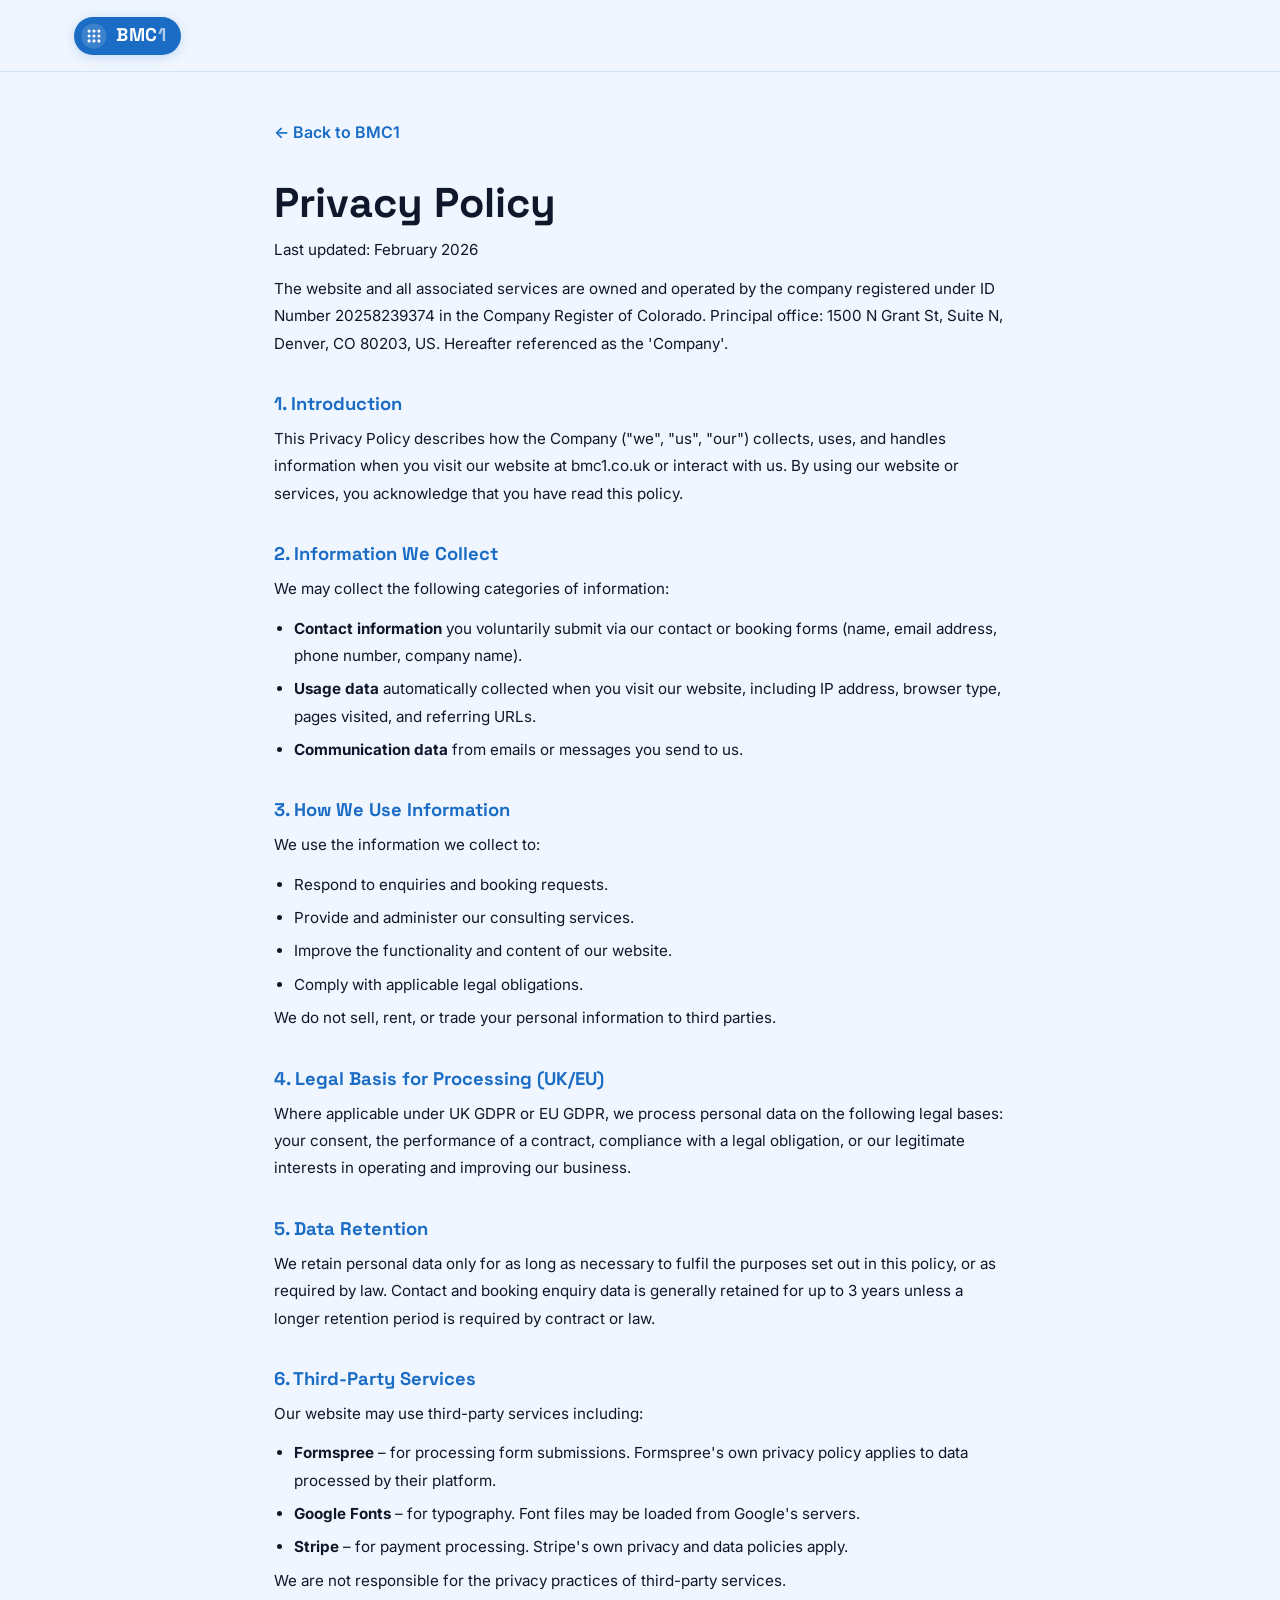
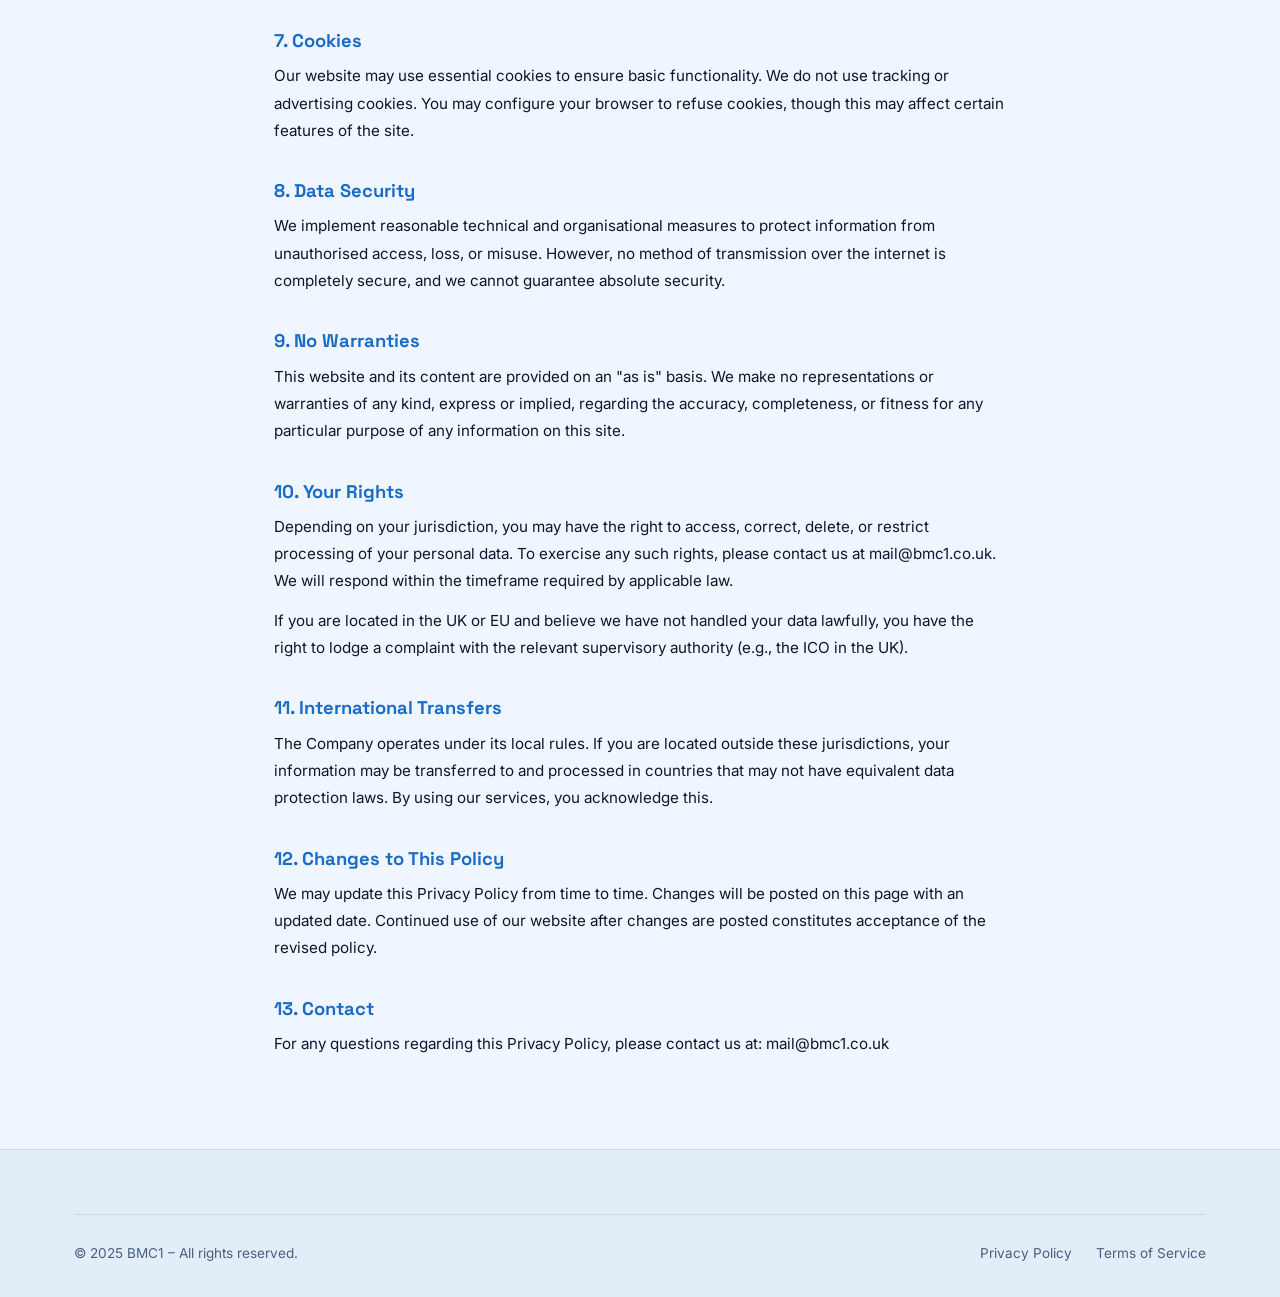
<file: privacy-policy.html>
<!DOCTYPE html>
<html lang="en">
<head>
  <meta charset="UTF-8" />
  <meta name="viewport" content="width=device-width, initial-scale=1.0" />
  <title>Privacy Policy – the Company</title>
  <meta name="description" content="Privacy Policy for the Company – Business Management & Capital." />
  <link rel="preconnect" href="https://fonts.googleapis.com" />
  <link rel="preconnect" href="https://fonts.gstatic.com" crossorigin />
  <link href="https://fonts.googleapis.com/css2?family=Inter:wght@300;400;500;600;700&family=Space+Grotesk:wght@400;500;600;700&display=swap" rel="stylesheet" />
  <link rel="stylesheet" href="style.css" />
  <style>
    .legal-page { max-width: 780px; margin: 0 auto; padding: 120px 24px 80px; }
    .legal-page h1 { font-size: clamp(1.8rem, 4vw, 2.6rem); margin-bottom: 8px; }
    .legal-meta { color: var(--text-muted); font-size: 0.9rem; margin-bottom: 48px; }
    .legal-page h2 { font-size: 1.15rem; margin: 36px 0 10px; color: var(--primary); }
    .legal-page p, .legal-page li { font-size: 0.95rem; line-height: 1.8; color: var(--text); margin-bottom: 12px; }
    .legal-page ul { padding-left: 20px; list-style: disc; }
    .legal-page ul li { margin-bottom: 6px; }
    .legal-back { display: inline-flex; align-items: center; gap: 6px; color: var(--primary); font-weight: 600; margin-bottom: 32px; transition: gap 0.2s; }
    .legal-back:hover { gap: 10px; }
  </style>
</head>
<body>

<nav class="navbar" id="navbar" style="background:rgba(240,246,255,0.97);backdrop-filter:blur(12px);border-bottom:1px solid var(--border);">
  <div class="nav-container">
    <a href="index.html" class="nav-logo">
      <span class="logo-pill">
        <svg class="logo-pill-icon" viewBox="0 0 20 20" fill="none" xmlns="http://www.w3.org/2000/svg" aria-hidden="true">
          <circle cx="10" cy="10" r="9" fill="rgba(255,255,255,0.15)"/>
          <circle cx="6.5"  cy="6.5"  r="1.1" fill="#ffffff"/>
          <circle cx="10"   cy="6.5"  r="1.1" fill="#ffffff"/>
          <circle cx="13.5" cy="6.5"  r="1.1" fill="#ffffff"/>
          <circle cx="6.5"  cy="10"   r="1.1" fill="#ffffff"/>
          <circle cx="10"   cy="10"   r="1.1" fill="#ffffff"/>
          <circle cx="13.5" cy="10"   r="1.1" fill="#ffffff"/>
          <circle cx="6.5"  cy="13.5" r="1.1" fill="#ffffff"/>
          <circle cx="10"   cy="13.5" r="1.1" fill="#ffffff"/>
          <circle cx="13.5" cy="13.5" r="1.1" fill="#ffffff"/>
        </svg>
        <span class="logo-pill-text">BMC<span class="logo-one">1</span></span>
      </span>
    </a>
  </div>
</nav>

<main class="legal-page">
  <a href="index.html" class="legal-back">← Back to BMC1</a>
  <h1>Privacy Policy</h1>
  <p class="legal-meta">Last updated: February 2026</p>
  <p class="legal-meta">The website and all associated services are owned and operated by the company registered under ID Number 20258239374 in the Company Register of Colorado. Principal office: 1500 N Grant St, Suite N, Denver, CO 80203, US. Hereafter referenced as the 'Company'.</p>

  <h2>1. Introduction</h2>
  <p>This Privacy Policy describes how the Company ("we", "us", "our") collects, uses, and handles information when you visit our website at bmc1.co.uk or interact with us. By using our website or services, you acknowledge that you have read this policy.</p>

  <h2>2. Information We Collect</h2>
  <p>We may collect the following categories of information:</p>
  <ul>
    <li><strong>Contact information</strong> you voluntarily submit via our contact or booking forms (name, email address, phone number, company name).</li>
    <li><strong>Usage data</strong> automatically collected when you visit our website, including IP address, browser type, pages visited, and referring URLs.</li>
    <li><strong>Communication data</strong> from emails or messages you send to us.</li>
  </ul>

  <h2>3. How We Use Information</h2>
  <p>We use the information we collect to:</p>
  <ul>
    <li>Respond to enquiries and booking requests.</li>
    <li>Provide and administer our consulting services.</li>
    <li>Improve the functionality and content of our website.</li>
    <li>Comply with applicable legal obligations.</li>
  </ul>
  <p>We do not sell, rent, or trade your personal information to third parties.</p>

  <h2>4. Legal Basis for Processing (UK/EU)</h2>
  <p>Where applicable under UK GDPR or EU GDPR, we process personal data on the following legal bases: your consent, the performance of a contract, compliance with a legal obligation, or our legitimate interests in operating and improving our business.</p>

  <h2>5. Data Retention</h2>
  <p>We retain personal data only for as long as necessary to fulfil the purposes set out in this policy, or as required by law. Contact and booking enquiry data is generally retained for up to 3 years unless a longer retention period is required by contract or law.</p>

  <h2>6. Third-Party Services</h2>
  <p>Our website may use third-party services including:</p>
  <ul>
    <li><strong>Formspree</strong> – for processing form submissions. Formspree's own privacy policy applies to data processed by their platform.</li>
    <li><strong>Google Fonts</strong> – for typography. Font files may be loaded from Google's servers.</li>
    <li><strong>Stripe</strong> – for payment processing. Stripe's own privacy and data policies apply.</li>
  </ul>
  <p>We are not responsible for the privacy practices of third-party services.</p>

  <h2>7. Cookies</h2>
  <p>Our website may use essential cookies to ensure basic functionality. We do not use tracking or advertising cookies. You may configure your browser to refuse cookies, though this may affect certain features of the site.</p>

  <h2>8. Data Security</h2>
  <p>We implement reasonable technical and organisational measures to protect information from unauthorised access, loss, or misuse. However, no method of transmission over the internet is completely secure, and we cannot guarantee absolute security.</p>

  <h2>9. No Warranties</h2>
  <p>This website and its content are provided on an "as is" basis. We make no representations or warranties of any kind, express or implied, regarding the accuracy, completeness, or fitness for any particular purpose of any information on this site.</p>

  <h2>10. Your Rights</h2>
  <p>Depending on your jurisdiction, you may have the right to access, correct, delete, or restrict processing of your personal data. To exercise any such rights, please contact us at <a href="mailto:mail@bmc1.co.uk">mail@bmc1.co.uk</a>. We will respond within the timeframe required by applicable law.</p>
  <p>If you are located in the UK or EU and believe we have not handled your data lawfully, you have the right to lodge a complaint with the relevant supervisory authority (e.g., the ICO in the UK).</p>

  <h2>11. International Transfers</h2>
  <p>The Company operates under its local rules. If you are located outside these jurisdictions, your information may be transferred to and processed in countries that may not have equivalent data protection laws. By using our services, you acknowledge this.</p>

  <h2>12. Changes to This Policy</h2>
  <p>We may update this Privacy Policy from time to time. Changes will be posted on this page with an updated date. Continued use of our website after changes are posted constitutes acceptance of the revised policy.</p>

  <h2>13. Contact</h2>
  <p>For any questions regarding this Privacy Policy, please contact us at: <a href="mailto:mail@bmc1.co.uk">mail@bmc1.co.uk</a></p>
</main>

<footer class="footer">
  <div class="container">
    <div class="footer-bottom">
      <div>
        <p>© 2025 BMC1 – All rights reserved.</p>
      </div>
      <div class="footer-legal">
        <a href="privacy-policy.html">Privacy Policy</a>
        <a href="terms-of-service.html">Terms of Service</a>
      </div>
    </div>
  </div>
</footer>

</body>
</html>
</file>
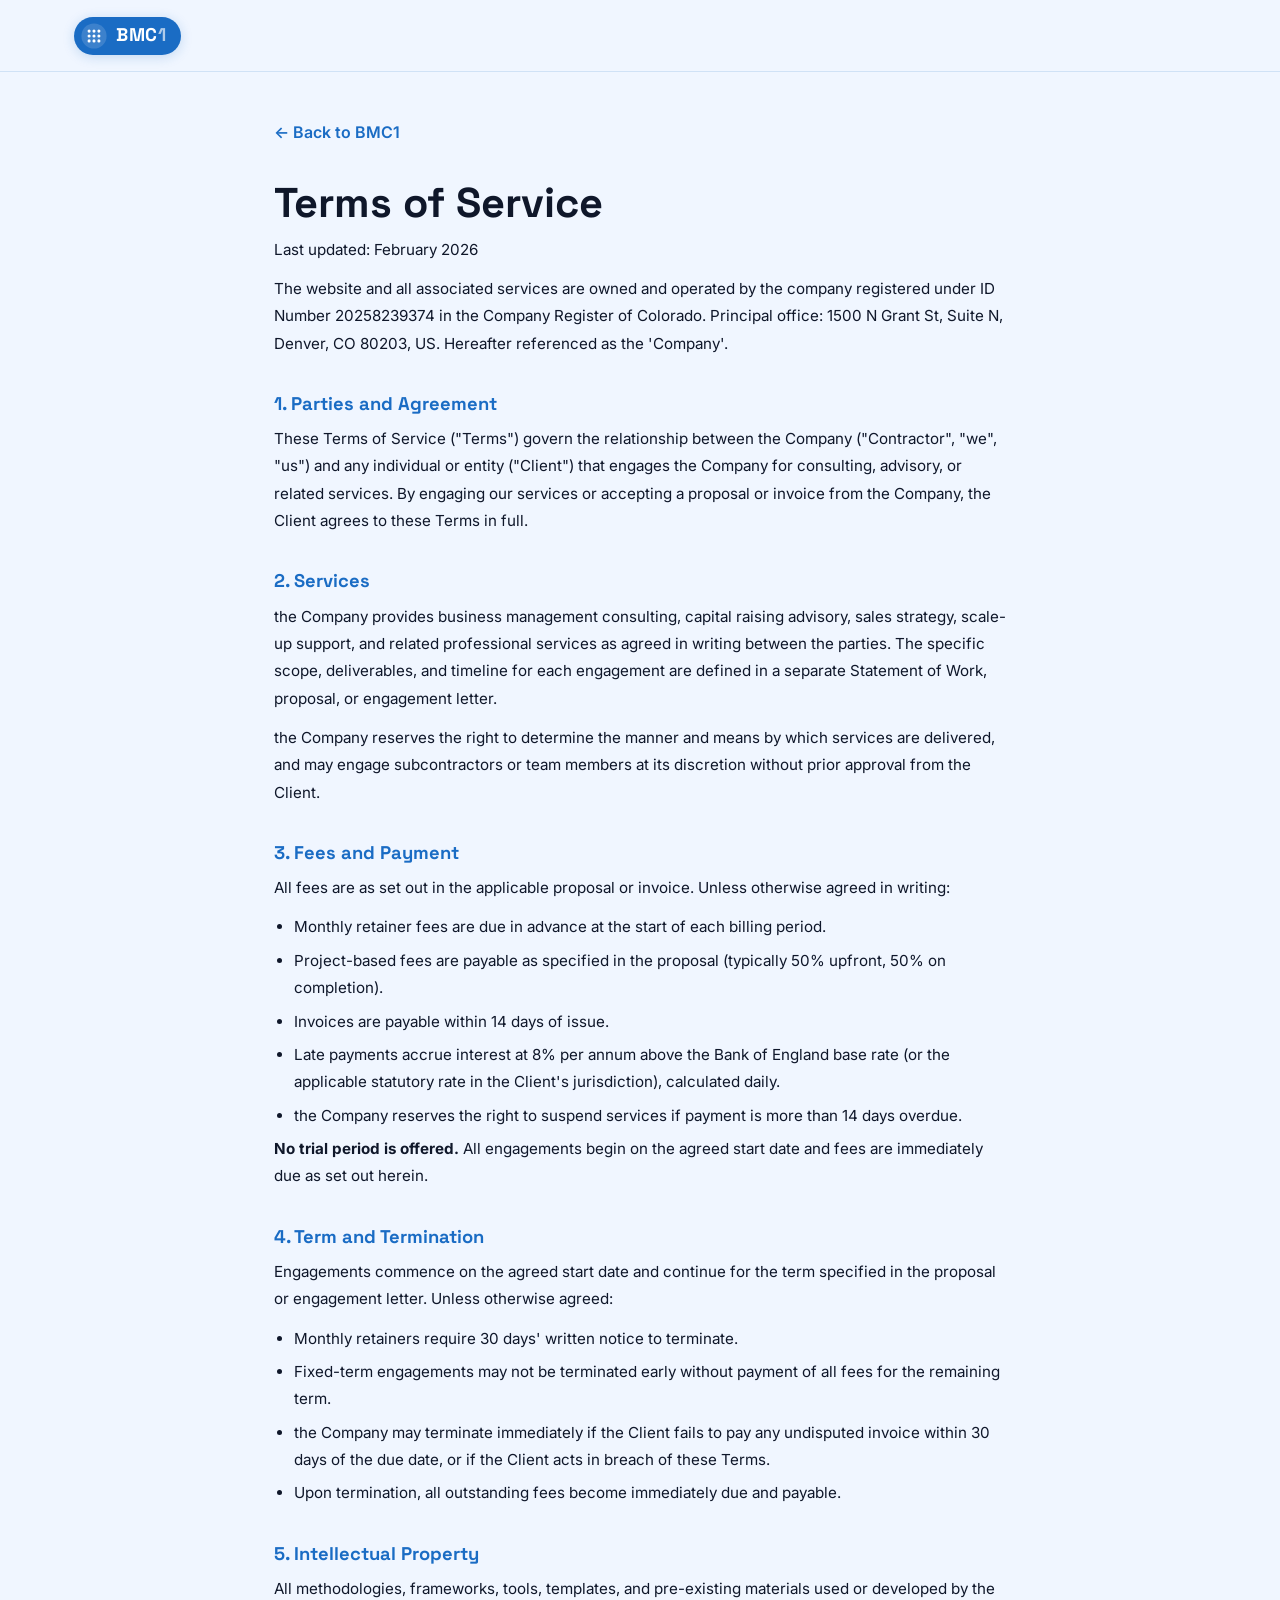
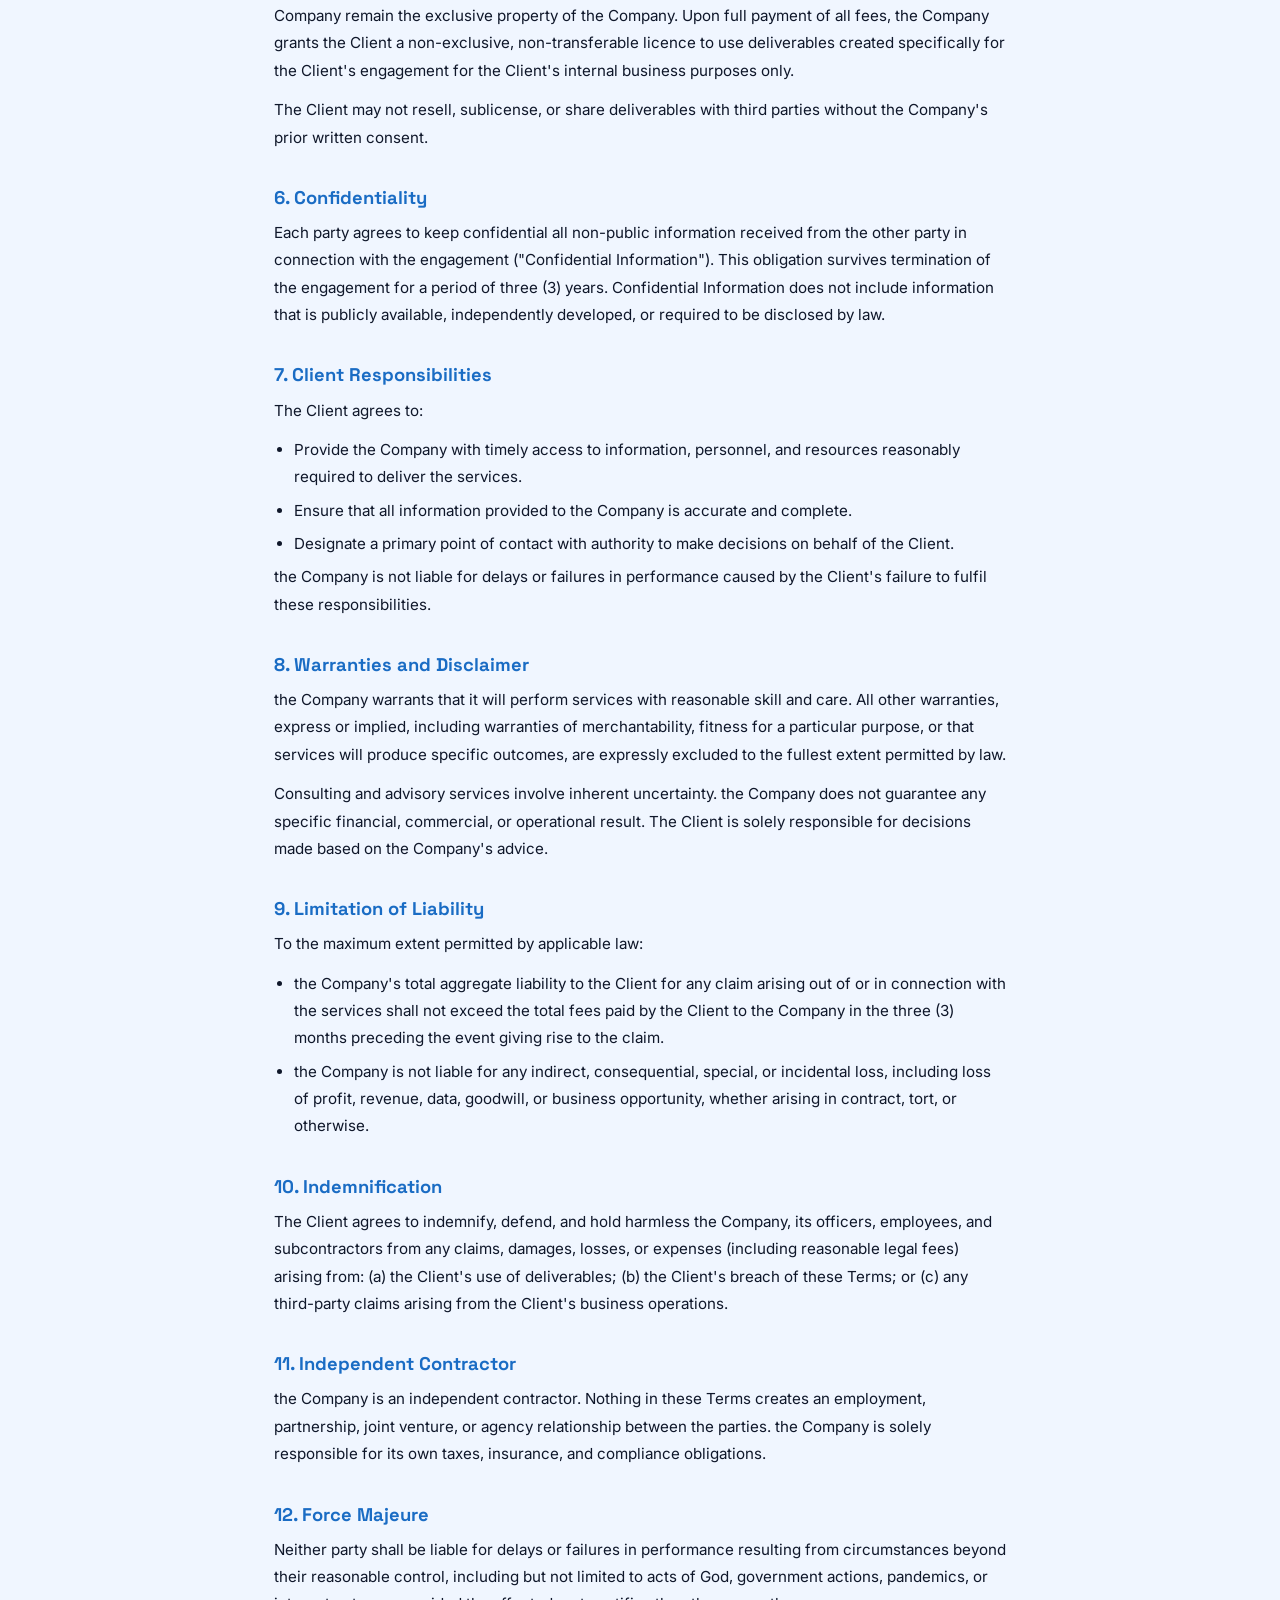
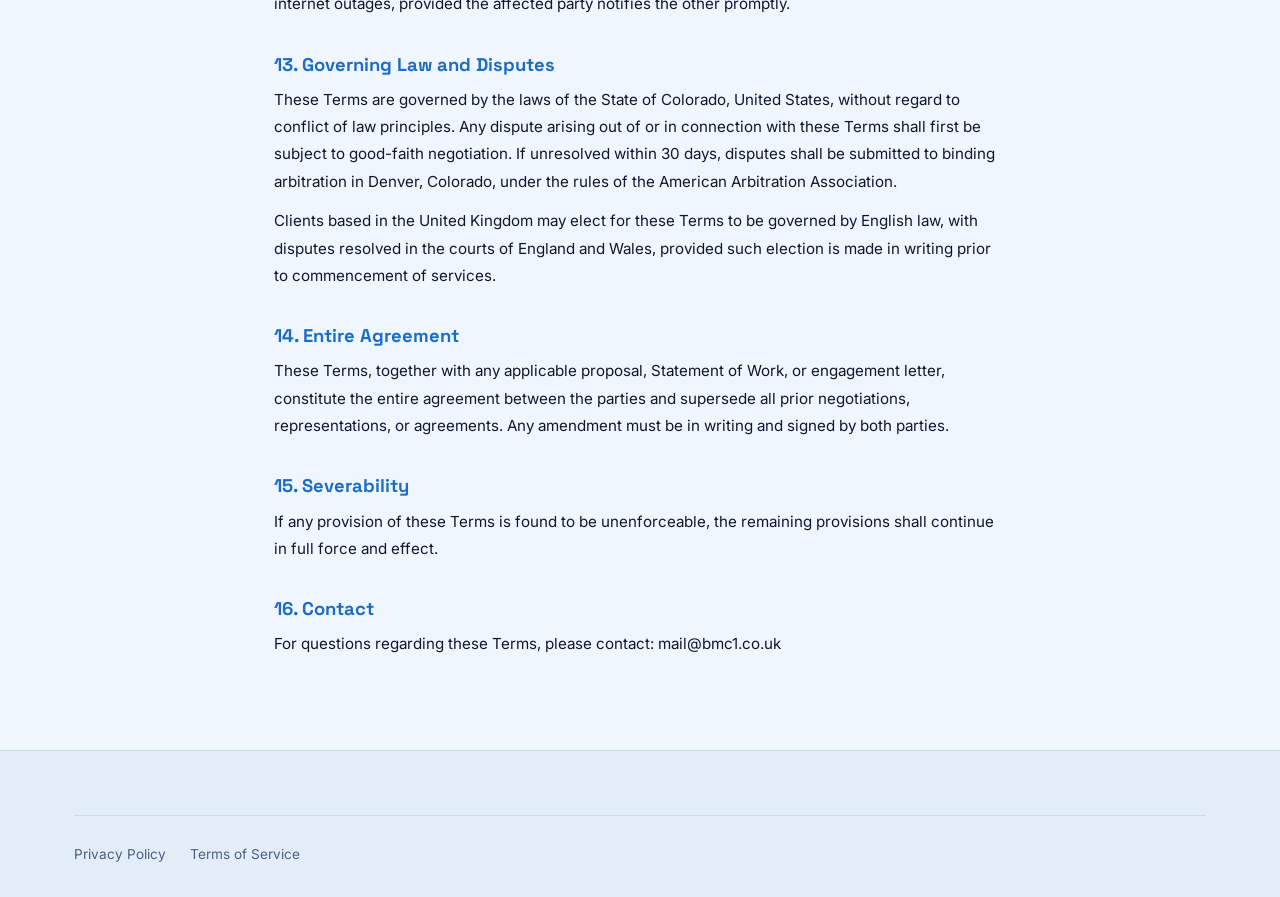
<file: terms-of-service.html>
<!DOCTYPE html>
<html lang="en">
<head>
  <meta charset="UTF-8" />
  <meta name="viewport" content="width=device-width, initial-scale=1.0" />
  <title>Terms of Service – the Company</title>
  <meta name="description" content="Terms of Service for the Company – Business Management & Capital." />
  <link rel="preconnect" href="https://fonts.googleapis.com" />
  <link rel="preconnect" href="https://fonts.gstatic.com" crossorigin />
  <link href="https://fonts.googleapis.com/css2?family=Inter:wght@300;400;500;600;700&family=Space+Grotesk:wght@400;500;600;700&display=swap" rel="stylesheet" />
  <link rel="stylesheet" href="style.css" />
  <style>
    .legal-page { max-width: 780px; margin: 0 auto; padding: 120px 24px 80px; }
    .legal-page h1 { font-size: clamp(1.8rem, 4vw, 2.6rem); margin-bottom: 8px; }
    .legal-meta { color: var(--text-muted); font-size: 0.9rem; margin-bottom: 48px; }
    .legal-page h2 { font-size: 1.15rem; margin: 36px 0 10px; color: var(--primary); }
    .legal-page p, .legal-page li { font-size: 0.95rem; line-height: 1.8; color: var(--text); margin-bottom: 12px; }
    .legal-page ul { padding-left: 20px; list-style: disc; }
    .legal-page ul li { margin-bottom: 6px; }
    .legal-back { display: inline-flex; align-items: center; gap: 6px; color: var(--primary); font-weight: 600; margin-bottom: 32px; transition: gap 0.2s; }
    .legal-back:hover { gap: 10px; }
  </style>
</head>
<body>

<nav class="navbar" id="navbar" style="background:rgba(240,246,255,0.97);backdrop-filter:blur(12px);border-bottom:1px solid var(--border);">
  <div class="nav-container">
    <a href="index.html" class="nav-logo">
      <span class="logo-pill">
        <svg class="logo-pill-icon" viewBox="0 0 20 20" fill="none" xmlns="http://www.w3.org/2000/svg" aria-hidden="true">
          <circle cx="10" cy="10" r="9" fill="rgba(255,255,255,0.15)"/>
          <circle cx="6.5"  cy="6.5"  r="1.1" fill="#ffffff"/>
          <circle cx="10"   cy="6.5"  r="1.1" fill="#ffffff"/>
          <circle cx="13.5" cy="6.5"  r="1.1" fill="#ffffff"/>
          <circle cx="6.5"  cy="10"   r="1.1" fill="#ffffff"/>
          <circle cx="10"   cy="10"   r="1.1" fill="#ffffff"/>
          <circle cx="13.5" cy="10"   r="1.1" fill="#ffffff"/>
          <circle cx="6.5"  cy="13.5" r="1.1" fill="#ffffff"/>
          <circle cx="10"   cy="13.5" r="1.1" fill="#ffffff"/>
          <circle cx="13.5" cy="13.5" r="1.1" fill="#ffffff"/>
        </svg>
        <span class="logo-pill-text">BMC<span class="logo-one">1</span></span>
      </span>
    </a>
  </div>
</nav>

<main class="legal-page">
  <a href="index.html" class="legal-back">← Back to BMC1</a>
  <h1>Terms of Service</h1>
  <p class="legal-meta">Last updated: February 2026</p>
  <p class="legal-meta">The website and all associated services are owned and operated by the company registered under ID Number 20258239374 in the Company Register of Colorado. Principal office: 1500 N Grant St, Suite N, Denver, CO 80203, US. Hereafter referenced as the 'Company'.</p>

  <h2>1. Parties and Agreement</h2>
  <p>These Terms of Service ("Terms") govern the relationship between the Company ("Contractor", "we", "us") and any individual or entity ("Client") that engages the Company for consulting, advisory, or related services. By engaging our services or accepting a proposal or invoice from the Company, the Client agrees to these Terms in full.</p>

  <h2>2. Services</h2>
  <p>the Company provides business management consulting, capital raising advisory, sales strategy, scale-up support, and related professional services as agreed in writing between the parties. The specific scope, deliverables, and timeline for each engagement are defined in a separate Statement of Work, proposal, or engagement letter.</p>
  <p>the Company reserves the right to determine the manner and means by which services are delivered, and may engage subcontractors or team members at its discretion without prior approval from the Client.</p>

  <h2>3. Fees and Payment</h2>
  <p>All fees are as set out in the applicable proposal or invoice. Unless otherwise agreed in writing:</p>
  <ul>
    <li>Monthly retainer fees are due in advance at the start of each billing period.</li>
    <li>Project-based fees are payable as specified in the proposal (typically 50% upfront, 50% on completion).</li>
    <li>Invoices are payable within 14 days of issue.</li>
    <li>Late payments accrue interest at 8% per annum above the Bank of England base rate (or the applicable statutory rate in the Client's jurisdiction), calculated daily.</li>
    <li>the Company reserves the right to suspend services if payment is more than 14 days overdue.</li>
  </ul>
  <p><strong>No trial period is offered.</strong> All engagements begin on the agreed start date and fees are immediately due as set out herein.</p>

  <h2>4. Term and Termination</h2>
  <p>Engagements commence on the agreed start date and continue for the term specified in the proposal or engagement letter. Unless otherwise agreed:</p>
  <ul>
    <li>Monthly retainers require 30 days' written notice to terminate.</li>
    <li>Fixed-term engagements may not be terminated early without payment of all fees for the remaining term.</li>
    <li>the Company may terminate immediately if the Client fails to pay any undisputed invoice within 30 days of the due date, or if the Client acts in breach of these Terms.</li>
    <li>Upon termination, all outstanding fees become immediately due and payable.</li>
  </ul>

  <h2>5. Intellectual Property</h2>
  <p>All methodologies, frameworks, tools, templates, and pre-existing materials used or developed by the Company remain the exclusive property of the Company. Upon full payment of all fees, the Company grants the Client a non-exclusive, non-transferable licence to use deliverables created specifically for the Client's engagement for the Client's internal business purposes only.</p>
  <p>The Client may not resell, sublicense, or share deliverables with third parties without the Company's prior written consent.</p>

  <h2>6. Confidentiality</h2>
  <p>Each party agrees to keep confidential all non-public information received from the other party in connection with the engagement ("Confidential Information"). This obligation survives termination of the engagement for a period of three (3) years. Confidential Information does not include information that is publicly available, independently developed, or required to be disclosed by law.</p>

  <h2>7. Client Responsibilities</h2>
  <p>The Client agrees to:</p>
  <ul>
    <li>Provide the Company with timely access to information, personnel, and resources reasonably required to deliver the services.</li>
    <li>Ensure that all information provided to the Company is accurate and complete.</li>
    <li>Designate a primary point of contact with authority to make decisions on behalf of the Client.</li>
  </ul>
  <p>the Company is not liable for delays or failures in performance caused by the Client's failure to fulfil these responsibilities.</p>

  <h2>8. Warranties and Disclaimer</h2>
  <p>the Company warrants that it will perform services with reasonable skill and care. All other warranties, express or implied, including warranties of merchantability, fitness for a particular purpose, or that services will produce specific outcomes, are expressly excluded to the fullest extent permitted by law.</p>
  <p>Consulting and advisory services involve inherent uncertainty. the Company does not guarantee any specific financial, commercial, or operational result. The Client is solely responsible for decisions made based on the Company's advice.</p>

  <h2>9. Limitation of Liability</h2>
  <p>To the maximum extent permitted by applicable law:</p>
  <ul>
    <li>the Company's total aggregate liability to the Client for any claim arising out of or in connection with the services shall not exceed the total fees paid by the Client to the Company in the three (3) months preceding the event giving rise to the claim.</li>
    <li>the Company is not liable for any indirect, consequential, special, or incidental loss, including loss of profit, revenue, data, goodwill, or business opportunity, whether arising in contract, tort, or otherwise.</li>
  </ul>

  <h2>10. Indemnification</h2>
  <p>The Client agrees to indemnify, defend, and hold harmless the Company, its officers, employees, and subcontractors from any claims, damages, losses, or expenses (including reasonable legal fees) arising from: (a) the Client's use of deliverables; (b) the Client's breach of these Terms; or (c) any third-party claims arising from the Client's business operations.</p>

  <h2>11. Independent Contractor</h2>
  <p>the Company is an independent contractor. Nothing in these Terms creates an employment, partnership, joint venture, or agency relationship between the parties. the Company is solely responsible for its own taxes, insurance, and compliance obligations.</p>

  <h2>12. Force Majeure</h2>
  <p>Neither party shall be liable for delays or failures in performance resulting from circumstances beyond their reasonable control, including but not limited to acts of God, government actions, pandemics, or internet outages, provided the affected party notifies the other promptly.</p>

  <h2>13. Governing Law and Disputes</h2>
  <p>These Terms are governed by the laws of the State of Colorado, United States, without regard to conflict of law principles. Any dispute arising out of or in connection with these Terms shall first be subject to good-faith negotiation. If unresolved within 30 days, disputes shall be submitted to binding arbitration in Denver, Colorado, under the rules of the American Arbitration Association.</p>
  <p>Clients based in the United Kingdom may elect for these Terms to be governed by English law, with disputes resolved in the courts of England and Wales, provided such election is made in writing prior to commencement of services.</p>

  <h2>14. Entire Agreement</h2>
  <p>These Terms, together with any applicable proposal, Statement of Work, or engagement letter, constitute the entire agreement between the parties and supersede all prior negotiations, representations, or agreements. Any amendment must be in writing and signed by both parties.</p>

  <h2>15. Severability</h2>
  <p>If any provision of these Terms is found to be unenforceable, the remaining provisions shall continue in full force and effect.</p>

  <h2>16. Contact</h2>
  <p>For questions regarding these Terms, please contact: <a href="mailto:mail@bmc1.co.uk">mail@bmc1.co.uk</a></p>
</main>

<footer class="footer">
  <div class="container">
    <div class="footer-bottom">
      <div class="footer-legal">
        <a href="privacy-policy.html">Privacy Policy</a>
        <a href="terms-of-service.html">Terms of Service</a>
      </div>
    </div>
  </div>
</footer>

</body>
</html>
</file>
<file: style.css>
/* ═══════════════════════════════════════════════════════
   BMC1 AI Consulting — style.css
   Hellblau + Weiß | Modern | Responsive
══════════════════════════════════════════════════════════ */

/* ── Custom Properties ──────────────────────────────── */
:root {
  --bg:        #f0f6ff;
  --bg-card:   #ffffff;
  --bg-dark:   #e2edf8;
  --primary:   #1a6cc4;
  --accent:    #1a6cc4;
  --accent-2:  #2d83dd;
  --text:      #0f172a;
  --text-muted:#4a6080;
  --border:    rgba(26,108,196,0.15);
  --glow:      rgba(26,108,196,0.10);
  --glow-str:  rgba(26,108,196,0.28);
  --radius:    12px;
  --radius-lg: 20px;
  --shadow:    0 4px 40px rgba(26,108,196,0.12);
  --font-head: 'Space Grotesk', system-ui, sans-serif;
  --font-body: 'Inter', system-ui, sans-serif;
  --nav-h:     72px;
  --trans:     0.3s ease;
}

/* ── Reset ──────────────────────────────────────────── */
*, *::before, *::after { box-sizing: border-box; margin: 0; padding: 0; }
html { scroll-behavior: smooth; font-size: 16px; }
body {
  font-family: var(--font-body);
  background: var(--bg);
  color: var(--text);
  line-height: 1.6;
  overflow-x: hidden;
}
a { color: inherit; text-decoration: none; }
img, svg { display: block; max-width: 100%; }
button { cursor: pointer; border: none; background: none; font: inherit; }
ul { list-style: none; }

/* ── Scrollbar ──────────────────────────────────────── */
::-webkit-scrollbar { width: 6px; }
::-webkit-scrollbar-track { background: var(--bg-dark); }
::-webkit-scrollbar-thumb { background: var(--primary); border-radius: 3px; }

/* ── Typography ─────────────────────────────────────── */
h1,h2,h3,h4 { font-family: var(--font-head); font-weight: 700; line-height: 1.2; }
h1 { font-size: clamp(2.4rem, 5vw, 4rem); }
h2 { font-size: clamp(1.8rem, 3.5vw, 2.8rem); }
h3 { font-size: clamp(1.1rem, 2vw, 1.35rem); }

/* ── Layout ─────────────────────────────────────────── */
.container {
  max-width: 1180px;
  margin: 0 auto;
  padding: 0 24px;
}
.section {
  padding: 100px 0;
}
.section-dark {
  background: var(--bg-dark);
}

/* ── Buttons ─────────────────────────────────────────── */
.btn {
  display: inline-flex;
  align-items: center;
  gap: 8px;
  padding: 12px 28px;
  border-radius: 8px;
  font-family: var(--font-head);
  font-weight: 600;
  font-size: 0.95rem;
  letter-spacing: 0.02em;
  transition: all var(--trans);
  cursor: pointer;
  white-space: nowrap;
}
.btn-primary {
  background: linear-gradient(135deg, var(--accent), var(--accent-2));
  color: #ffffff;
}
.btn-primary:hover {
  transform: translateY(-2px);
  box-shadow: 0 8px 30px var(--glow-str);
}
.btn-ghost {
  background: transparent;
  color: var(--text);
  border: 1.5px solid var(--border);
}
.btn-ghost:hover {
  border-color: var(--accent);
  color: var(--accent);
}
.btn-outline {
  background: transparent;
  color: var(--accent);
  border: 1.5px solid var(--accent);
}
.btn-outline:hover {
  background: var(--accent);
  color: #ffffff;
}
.btn-large {
  padding: 16px 36px;
  font-size: 1rem;
  border-radius: 10px;
}
.btn-full { width: 100%; justify-content: center; }
.btn-nav { padding: 10px 22px; font-size: 0.875rem; }

/* ── Section Headers ─────────────────────────────────── */
.section-header {
  text-align: center;
  margin-bottom: 60px;
}
.section-badge {
  display: inline-block;
  padding: 6px 16px;
  background: var(--glow);
  border: 1px solid rgba(26,108,196,0.3);
  border-radius: 100px;
  color: var(--accent);
  font-size: 0.8rem;
  font-weight: 600;
  letter-spacing: 0.1em;
  text-transform: uppercase;
  margin-bottom: 16px;
}
.section-header h2 {
  margin-bottom: 16px;
}
.section-header p {
  color: var(--text-muted);
  max-width: 580px;
  margin: 0 auto;
  font-size: 1.05rem;
}

/* ── Fade-in Animation ───────────────────────────────── */
.fade-in {
  opacity: 0;
  transform: translateY(30px);
  transition: opacity 0.7s ease, transform 0.7s ease;
}
.fade-in.visible {
  opacity: 1;
  transform: translateY(0);
}
.fade-in:nth-child(2) { transition-delay: 0.1s; }
.fade-in:nth-child(3) { transition-delay: 0.2s; }
.fade-in:nth-child(4) { transition-delay: 0.3s; }
.fade-in:nth-child(5) { transition-delay: 0.4s; }
.fade-in:nth-child(6) { transition-delay: 0.5s; }

/* ════════════════════════════════════════════════════════
   NAVIGATION
═════════════════════════════════════════════════════════ */
.navbar {
  position: fixed;
  top: 0; left: 0; right: 0;
  z-index: 1000;
  height: var(--nav-h);
  display: flex;
  align-items: center;
  transition: background var(--trans), box-shadow var(--trans), backdrop-filter var(--trans);
}
.navbar.scrolled {
  background: rgba(240,246,255,0.95);
  backdrop-filter: blur(16px);
  box-shadow: 0 1px 0 var(--border);
}
.nav-container {
  max-width: 1180px;
  margin: 0 auto;
  padding: 0 24px;
  width: 100%;
  display: flex;
  align-items: center;
  gap: 32px;
}
.nav-logo {
  display: inline-flex;
  align-items: center;
  flex-shrink: 0;
  text-decoration: none;
}
.logo-pill {
  display: inline-flex;
  align-items: center;
  gap: 0;
  background: var(--primary);
  border-radius: 50px;
  padding: 5px 14px 5px 6px;
  box-shadow: 0 2px 12px rgba(26,108,196,0.22);
  transition: box-shadow var(--trans), transform var(--trans);
}
.nav-logo:hover .logo-pill {
  box-shadow: 0 4px 20px rgba(26,108,196,0.38);
  transform: translateY(-1px);
}
.logo-pill-icon {
  width: 28px;
  height: 28px;
  flex-shrink: 0;
  margin-right: 8px;
}
.logo-pill-text {
  font-family: var(--font-head);
  font-weight: 800;
  font-size: 1.15rem;
  letter-spacing: 0.04em;
  color: #ffffff;
  line-height: 1;
}
.logo-pill-text .logo-one {
  color: rgba(255,255,255,0.65);
  font-weight: 700;
}
.logo-tag {
  font-size: 0.7rem;
  font-weight: 500;
  color: var(--text-muted);
  letter-spacing: 0.05em;
  margin-left: 6px;
  padding: 2px 8px;
  border: 1px solid var(--border);
  border-radius: 4px;
}
.nav-links {
  display: flex;
  align-items: center;
  gap: 4px;
  flex: 1;
}
.nav-links a {
  padding: 8px 14px;
  border-radius: 6px;
  font-size: 0.9rem;
  font-weight: 500;
  color: var(--text-muted);
  transition: color var(--trans), background var(--trans);
}
.nav-links a:hover {
  color: var(--accent);
  background: rgba(26,108,196,0.08);
}
.nav-actions {
  display: flex;
  align-items: center;
  gap: 12px;
  flex-shrink: 0;
}
.lang-toggle {
  display: flex;
  align-items: center;
  gap: 4px;
  padding: 6px 12px;
  border-radius: 6px;
  font-size: 0.8rem;
  font-weight: 600;
  color: var(--text-muted);
  border: 1px solid var(--border);
  transition: all var(--trans);
  cursor: pointer;
}
.lang-toggle:hover { border-color: var(--accent); color: var(--accent); }
.lang-active { color: var(--accent); }
.lang-sep { opacity: 0.4; }
.hamburger {
  display: none;
  flex-direction: column;
  gap: 5px;
  padding: 8px;
}
.hamburger span {
  display: block;
  width: 22px; height: 2px;
  background: var(--text);
  border-radius: 2px;
  transition: all var(--trans);
}
.hamburger.active span:nth-child(1) { transform: rotate(45deg) translate(5px, 5px); }
.hamburger.active span:nth-child(2) { opacity: 0; }
.hamburger.active span:nth-child(3) { transform: rotate(-45deg) translate(5px, -5px); }

/* ════════════════════════════════════════════════════════
   HERO
═════════════════════════════════════════════════════════ */
.hero {
  position: relative;
  min-height: 100vh;
  display: flex;
  align-items: center;
  justify-content: center;
  padding: calc(var(--nav-h) + 40px) 24px 100px;
  overflow: hidden;
}
.hero-canvas {
  position: absolute;
  inset: 0;
  z-index: 0;
}
.hero-content {
  position: relative;
  z-index: 1;
  text-align: center;
  max-width: 820px;
}
.hero-badge {
  display: inline-flex;
  align-items: center;
  gap: 8px;
  padding: 8px 18px;
  background: rgba(26,108,196,0.08);
  border: 1px solid rgba(26,108,196,0.25);
  border-radius: 100px;
  color: var(--accent);
  font-size: 0.85rem;
  font-weight: 500;
  margin-bottom: 28px;
  letter-spacing: 0.03em;
}
.badge-dot {
  width: 8px; height: 8px;
  background: var(--accent);
  border-radius: 50%;
  animation: pulse 2s ease-in-out infinite;
}
@keyframes pulse {
  0%, 100% { opacity: 1; transform: scale(1); }
  50% { opacity: 0.5; transform: scale(0.8); }
}
.hero-title {
  display: flex;
  flex-direction: column;
  align-items: center;
  gap: 6px;
  margin-bottom: 24px;
  font-size: clamp(2.5rem, 5.5vw, 4.2rem);
}
.hero-gradient {
  background: linear-gradient(135deg, var(--accent), #3b9eff, var(--accent-2));
  -webkit-background-clip: text;
  -webkit-text-fill-color: transparent;
  background-clip: text;
}
.hero-sub {
  color: var(--text-muted);
  font-size: clamp(1rem, 2vw, 1.15rem);
  max-width: 620px;
  margin: 0 auto 36px;
  line-height: 1.7;
}
.hero-ctas {
  display: flex;
  align-items: center;
  justify-content: center;
  gap: 16px;
  flex-wrap: wrap;
  margin-bottom: 60px;
}
.hero-stats {
  display: flex;
  align-items: center;
  justify-content: center;
  gap: 32px;
  flex-wrap: wrap;
}
.stat {
  display: flex;
  flex-direction: column;
  align-items: center;
}
.stat-num {
  font-family: var(--font-head);
  font-size: 2rem;
  font-weight: 700;
  color: var(--accent);
  line-height: 1;
}
.stat-label {
  font-size: 0.8rem;
  color: var(--text-muted);
  margin-top: 4px;
}
.stat-divider {
  width: 1px;
  height: 40px;
  background: var(--border);
}
.hero-scroll {
  position: absolute;
  bottom: 32px;
  left: 50%;
  transform: translateX(-50%);
  display: flex;
  flex-direction: column;
  align-items: center;
  gap: 8px;
  color: var(--text-muted);
  font-size: 0.75rem;
  z-index: 1;
}
.scroll-line {
  width: 1px;
  height: 40px;
  background: linear-gradient(to bottom, var(--text-muted), transparent);
  animation: scrollAnim 2s ease-in-out infinite;
}
@keyframes scrollAnim {
  0% { transform: scaleY(0); transform-origin: top; }
  50% { transform: scaleY(1); transform-origin: top; }
  51% { transform: scaleY(1); transform-origin: bottom; }
  100% { transform: scaleY(0); transform-origin: bottom; }
}

/* ════════════════════════════════════════════════════════
   ABOUT
═════════════════════════════════════════════════════════ */
.about-wrapper {
  display: grid;
  grid-template-columns: 1fr 1fr;
  gap: 60px;
  align-items: center;
}
.about-text .section-badge { margin-bottom: 16px; }
.about-text h2 { margin-bottom: 20px; }
.about-text p {
  color: var(--text-muted);
  line-height: 1.75;
  margin-bottom: 16px;
}
.about-highlights {
  display: flex;
  flex-direction: column;
  gap: 12px;
  margin: 24px 0 32px;
}
.highlight-item {
  display: flex;
  align-items: center;
  gap: 12px;
  font-size: 0.95rem;
  color: var(--text);
}
.highlight-icon { font-size: 1.2rem; flex-shrink: 0; }
.about-visual { display: flex; justify-content: center; }
.about-card-stack {
  display: flex;
  flex-direction: column;
  gap: 16px;
  width: 100%;
  max-width: 320px;
}
.about-stat-card {
  background: var(--bg-card);
  border: 1px solid var(--border);
  border-radius: var(--radius-lg);
  padding: 24px 28px;
  display: flex;
  flex-direction: column;
  gap: 6px;
  transition: all var(--trans);
}
.about-stat-card:hover {
  border-color: rgba(26,108,196,0.3);
  transform: translateX(6px);
}
.about-stat-card--gold {
  border-color: rgba(26,108,196,0.4);
  background: linear-gradient(135deg, #dbeafe, #bfdbfe);
}
.asc-num {
  font-family: var(--font-head);
  font-size: 1.8rem;
  font-weight: 700;
  color: var(--accent);
  line-height: 1;
}
.asc-label {
  font-size: 0.85rem;
  color: var(--text-muted);
}

/* ════════════════════════════════════════════════════════
   SERVICES
═════════════════════════════════════════════════════════ */
.services-grid {
  display: grid;
  grid-template-columns: repeat(3, 1fr);
  gap: 24px;
}
.service-card {
  background: var(--bg-card);
  border: 1px solid var(--border);
  border-radius: var(--radius-lg);
  padding: 32px;
  transition: all var(--trans);
  position: relative;
  overflow: hidden;
}
.service-card::before {
  content: '';
  position: absolute;
  top: 0; left: 0; right: 0;
  height: 2px;
  background: linear-gradient(90deg, transparent, var(--accent), transparent);
  opacity: 0;
  transition: opacity var(--trans);
}
.service-card:hover {
  border-color: rgba(26,108,196,0.3);
  transform: translateY(-4px);
  box-shadow: 0 20px 60px rgba(26,108,196,0.12), 0 0 40px var(--glow);
}
.service-card:hover::before { opacity: 1; }
.service-card-highlight {
  border-color: rgba(26,108,196,0.25);
  background: linear-gradient(135deg, #dbeafe, #eff6ff);
}
.service-icon {
  font-size: 2rem;
  margin-bottom: 16px;
}
.service-card h3 {
  margin-bottom: 12px;
  color: var(--text);
}
.service-card p {
  color: var(--text-muted);
  font-size: 0.92rem;
  line-height: 1.65;
  margin-bottom: 20px;
}
.services-grid-3 { grid-template-columns: repeat(3, 1fr); }
.service-card-large { padding: 36px; }
.service-bullets {
  list-style: none;
  margin: 16px 0 20px;
  display: flex;
  flex-direction: column;
  gap: 8px;
}
.service-bullets li {
  font-size: 0.875rem;
  color: var(--text-muted);
  padding-left: 18px;
  position: relative;
}
.service-bullets li::before {
  content: '→';
  position: absolute;
  left: 0;
  color: var(--accent);
  font-size: 0.8rem;
}
.service-link {
  color: var(--accent);
  font-size: 0.875rem;
  font-weight: 600;
  transition: gap var(--trans);
}
.service-link:hover { text-decoration: underline; }

/* ════════════════════════════════════════════════════════
   PROCESS
═════════════════════════════════════════════════════════ */
.process-timeline {
  display: flex;
  flex-direction: column;
  gap: 0;
  max-width: 760px;
  margin: 0 auto;
  position: relative;
}
.process-step {
  display: grid;
  grid-template-columns: 80px 1fr;
  gap: 24px;
  align-items: start;
  padding: 32px 0;
}
.process-connector {
  width: 2px;
  height: 32px;
  background: linear-gradient(to bottom, var(--accent), transparent);
  margin-left: 39px;
  opacity: 0.4;
}
.step-number {
  font-family: var(--font-head);
  font-size: 2.5rem;
  font-weight: 700;
  color: var(--accent);
  opacity: 0.6;
  line-height: 1;
  padding-top: 4px;
}
.step-content h3 {
  margin-bottom: 10px;
  font-size: 1.2rem;
}
.step-content p {
  color: var(--text-muted);
  line-height: 1.7;
}

/* ════════════════════════════════════════════════════════
   PRICING
═════════════════════════════════════════════════════════ */
.pricing-grid {
  display: grid;
  grid-template-columns: repeat(3, 1fr);
  gap: 24px;
  align-items: start;
}
.pricing-card {
  background: var(--bg-card);
  border: 1px solid var(--border);
  border-radius: var(--radius-lg);
  padding: 36px 32px;
  transition: all var(--trans);
  position: relative;
}
.pricing-card:hover {
  transform: translateY(-4px);
  border-color: rgba(26,108,196,0.3);
}
.pricing-card-featured {
  border-color: rgba(26,108,196,0.4);
  box-shadow: 0 0 60px var(--glow);
  transform: scale(1.02);
}
.pricing-card-featured:hover {
  transform: scale(1.02) translateY(-4px);
}
.pricing-badge {
  position: absolute;
  top: -12px;
  left: 50%;
  transform: translateX(-50%);
  background: linear-gradient(135deg, var(--accent), var(--accent-2));
  color: #ffffff;
  font-size: 0.75rem;
  font-weight: 700;
  padding: 4px 16px;
  border-radius: 100px;
  letter-spacing: 0.05em;
  white-space: nowrap;
}
.pricing-tier {
  font-family: var(--font-head);
  font-weight: 700;
  font-size: 1.1rem;
  color: var(--text-muted);
  margin-bottom: 16px;
  text-transform: uppercase;
  letter-spacing: 0.08em;
}
.pricing-price {
  display: flex;
  align-items: baseline;
  gap: 4px;
  margin-bottom: 12px;
}
.price-currency {
  font-size: 1.2rem;
  color: var(--accent);
  font-weight: 600;
}
.price-amount {
  font-family: var(--font-head);
  font-size: 2.8rem;
  font-weight: 700;
  color: var(--text);
  line-height: 1;
}
.price-period {
  font-size: 0.9rem;
  color: var(--text-muted);
}
.pricing-desc {
  color: var(--text-muted);
  font-size: 0.9rem;
  margin-bottom: 24px;
  padding-bottom: 24px;
  border-bottom: 1px solid var(--border);
}
.pricing-features {
  list-style: none;
  margin-bottom: 32px;
  display: flex;
  flex-direction: column;
  gap: 12px;
}
.pricing-features li {
  display: flex;
  align-items: center;
  gap: 10px;
  font-size: 0.9rem;
}
.feat-check { color: var(--accent); font-weight: 700; flex-shrink: 0; }
.feat-cross { color: var(--text-muted); opacity: 0.4; flex-shrink: 0; }
.feat-inactive { opacity: 0.4; }

/* ════════════════════════════════════════════════════════
   FAQ
═════════════════════════════════════════════════════════ */
.faq-list {
  max-width: 760px;
  margin: 0 auto;
  display: flex;
  flex-direction: column;
  gap: 12px;
}
.faq-item {
  background: var(--bg-card);
  border: 1px solid var(--border);
  border-radius: var(--radius);
  overflow: hidden;
  transition: border-color var(--trans);
}
.faq-item.open { border-color: rgba(26,108,196,0.3); }
.faq-question {
  width: 100%;
  display: flex;
  align-items: center;
  justify-content: space-between;
  gap: 16px;
  padding: 20px 24px;
  font-size: 0.98rem;
  font-weight: 500;
  color: var(--text);
  text-align: left;
  transition: color var(--trans);
}
.faq-question:hover { color: var(--accent); }
.faq-icon {
  font-size: 1.4rem;
  color: var(--accent);
  flex-shrink: 0;
  transition: transform var(--trans);
  line-height: 1;
}
.faq-item.open .faq-icon { transform: rotate(45deg); }
.faq-answer {
  max-height: 0;
  overflow: hidden;
  transition: max-height 0.4s ease, padding var(--trans);
  padding: 0 24px;
}
.faq-item.open .faq-answer {
  max-height: 300px;
  padding: 0 24px 20px;
}
.faq-answer p {
  color: var(--text-muted);
  line-height: 1.7;
}

/* ════════════════════════════════════════════════════════
   TEAM
═════════════════════════════════════════════════════════ */
/* ── Principal card ─────────────────────────────────── */
.team-principal-wrap {
  display: flex;
  justify-content: center;
  margin-bottom: 48px;
}
.team-principal-card {
  display: flex;
  align-items: center;
  gap: 32px;
  background: var(--bg-card);
  border: 1px solid rgba(26,108,196,0.25);
  border-radius: var(--radius-lg);
  padding: 36px 44px;
  max-width: 680px;
  width: 100%;
  box-shadow: 0 0 60px rgba(26,108,196,0.07);
}
.principal-avatar {
  position: relative;
  flex-shrink: 0;
  width: 90px; height: 90px;
  border-radius: 50%;
  background: linear-gradient(135deg, var(--primary), var(--accent));
  display: flex; align-items: center; justify-content: center;
  box-shadow: 0 0 40px var(--glow-str);
}
.principal-initials {
  font-family: var(--font-head);
  font-size: 1.6rem;
  font-weight: 700;
  color: var(--text);
}
.principal-status-dot {
  position: absolute;
  bottom: 4px; right: 4px;
  width: 14px; height: 14px;
  border-radius: 50%;
  background: #22c55e;
  border: 2px solid var(--bg-card);
}
.principal-name {
  font-size: 1.4rem;
  margin-bottom: 6px;
}
.principal-role {
  color: var(--accent);
  font-size: 0.88rem;
  font-weight: 600;
  letter-spacing: 0.04em;
  margin-bottom: 14px;
}
.principal-bio {
  color: var(--text-muted);
  font-size: 0.9rem;
  line-height: 1.7;
}

/* ── AI Agents divider ──────────────────────────────── */
.ai-agents-label {
  display: flex;
  align-items: center;
  gap: 16px;
  margin-bottom: 28px;
}
.agents-line {
  flex: 1;
  height: 1px;
  background: var(--border);
}
.agents-label-text {
  font-size: 0.78rem;
  font-weight: 600;
  letter-spacing: 0.1em;
  text-transform: uppercase;
  color: var(--text-muted);
  white-space: nowrap;
}

/* ── Agent cards ─────────────────────────────────────── */
.agents-grid {
  display: grid;
  grid-template-columns: repeat(3, 1fr);
  gap: 20px;
}
.agent-card {
  background: var(--bg-card);
  border: 1px solid var(--border);
  border-radius: var(--radius);
  padding: 28px 22px;
  text-align: center;
  transition: all var(--trans);
}
.agent-card:hover {
  border-color: rgba(26,108,196,0.3);
  transform: translateY(-3px);
  box-shadow: 0 16px 40px rgba(26,108,196,0.12);
}
.agent-icon {
  font-size: 1.8rem;
  margin-bottom: 14px;
  line-height: 1;
}
.agent-name {
  font-family: var(--font-head);
  font-size: 0.95rem;
  font-weight: 600;
  color: var(--accent);
  margin-bottom: 10px;
}
.agent-desc {
  color: var(--text-muted);
  font-size: 0.82rem;
  line-height: 1.65;
  margin-bottom: 14px;
}
.agent-tags {
  display: flex;
  flex-wrap: wrap;
  gap: 6px;
  justify-content: center;
  margin-bottom: 12px;
}
.agent-tag {
  font-size: 0.7rem;
  font-weight: 600;
  letter-spacing: 0.05em;
  text-transform: uppercase;
  color: var(--accent);
  border: 1px solid rgba(26,108,196,0.3);
  border-radius: 20px;
  padding: 2px 10px;
  background: rgba(26,108,196,0.06);
}
.agent-features {
  list-style: none;
  text-align: left;
  border-top: 1px solid var(--border);
  padding-top: 12px;
  margin-top: 4px;
  display: flex;
  flex-direction: column;
  gap: 6px;
}
.agent-features li {
  font-size: 0.78rem;
  color: var(--text-muted);
  padding-left: 16px;
  position: relative;
  line-height: 1.4;
}
.agent-features li::before {
  content: '›';
  position: absolute;
  left: 0;
  color: var(--accent);
  font-weight: 700;
}

/* ════════════════════════════════════════════════════════
   BOOKING / CALENDAR
═════════════════════════════════════════════════════════ */
.booking-wrapper {
  display: grid;
  grid-template-columns: 1fr 1fr;
  gap: 32px;
  max-width: 880px;
  margin: 0 auto;
}
.calendar-panel {
  background: var(--bg-card);
  border: 1px solid var(--border);
  border-radius: var(--radius-lg);
  padding: 28px;
}
.calendar-header {
  display: flex;
  align-items: center;
  justify-content: space-between;
  margin-bottom: 20px;
}
.cal-month-year {
  font-family: var(--font-head);
  font-weight: 600;
  font-size: 1rem;
  color: var(--text);
}
.cal-nav {
  width: 32px; height: 32px;
  border-radius: 8px;
  border: 1px solid var(--border);
  color: var(--text-muted);
  font-size: 1.2rem;
  display: flex; align-items: center; justify-content: center;
  transition: all var(--trans);
  cursor: pointer;
}
.cal-nav:hover { border-color: var(--accent); color: var(--accent); }
.calendar-weekdays {
  display: grid;
  grid-template-columns: repeat(7, 1fr);
  gap: 4px;
  margin-bottom: 8px;
  text-align: center;
}
.calendar-weekdays span {
  font-size: 0.75rem;
  font-weight: 600;
  color: var(--text-muted);
  padding: 4px 0;
  text-transform: uppercase;
  letter-spacing: 0.05em;
}
.calendar-grid {
  display: grid;
  grid-template-columns: repeat(7, 1fr);
  gap: 4px;
}
.cal-day {
  aspect-ratio: 1;
  display: flex;
  align-items: center;
  justify-content: center;
  border-radius: 8px;
  font-size: 0.875rem;
  cursor: pointer;
  transition: all var(--trans);
  color: var(--text);
  border: 1px solid transparent;
  font-weight: 500;
}
.cal-day:hover:not(.cal-empty):not(.cal-past) {
  background: var(--glow);
  border-color: rgba(26,108,196,0.3);
  color: var(--accent);
}
.cal-day.cal-today {
  background: rgba(26,108,196,0.1);
  border-color: rgba(26,108,196,0.3);
  color: var(--accent);
  font-weight: 700;
}
.cal-day.cal-selected {
  background: var(--accent);
  color: #ffffff;
  font-weight: 700;
}
.cal-day.cal-past {
  color: var(--text-muted);
  opacity: 0.3;
  cursor: not-allowed;
}
.cal-day.cal-empty { cursor: default; }

.timeslot-panel {
  background: var(--bg-card);
  border: 1px solid var(--border);
  border-radius: var(--radius-lg);
  padding: 28px;
  display: flex;
  flex-direction: column;
  gap: 16px;
}
.timeslot-date {
  font-family: var(--font-head);
  font-weight: 600;
  font-size: 0.95rem;
  color: var(--text-muted);
  padding-bottom: 16px;
  border-bottom: 1px solid var(--border);
}
.timeslot-date.has-date { color: var(--text); }
.timeslots {
  display: flex;
  flex-direction: column;
  gap: 8px;
  flex: 1;
}
.timeslot-placeholder {
  display: flex;
  align-items: center;
  justify-content: center;
  height: 120px;
}
.placeholder-icon { font-size: 2.5rem; opacity: 0.3; }
.time-slot-btn {
  width: 100%;
  padding: 12px 16px;
  border: 1px solid var(--border);
  border-radius: 8px;
  background: transparent;
  color: var(--text);
  font-size: 0.9rem;
  font-weight: 500;
  text-align: left;
  cursor: pointer;
  transition: all var(--trans);
  display: flex;
  align-items: center;
  justify-content: space-between;
}
.time-slot-btn:hover {
  border-color: var(--accent);
  color: var(--accent);
  background: var(--glow);
}
.time-slot-btn.selected {
  background: var(--accent);
  border-color: var(--accent);
  color: #ffffff;
  font-weight: 700;
}
.slot-avail {
  font-size: 0.75rem;
  opacity: 0.7;
}
.booking-form {
  display: flex;
  flex-direction: column;
  gap: 14px;
  padding-top: 16px;
  border-top: 1px solid var(--border);
}
.booking-hint {
  font-size: 0.78rem;
  color: var(--text-muted);
  margin-top: -6px;
}
.booking-confirmed {
  display: flex;
  flex-direction: column;
  align-items: center;
  gap: 12px;
  padding: 24px;
  text-align: center;
}
.confirmed-icon {
  width: 56px; height: 56px;
  background: linear-gradient(135deg, var(--accent), var(--accent-2));
  border-radius: 50%;
  display: flex; align-items: center; justify-content: center;
  font-size: 1.5rem;
  color: #ffffff;
  font-weight: 700;
}

/* ════════════════════════════════════════════════════════
   CONTACT
═════════════════════════════════════════════════════════ */
.contact-wrapper {
  display: grid;
  grid-template-columns: 1fr 2fr;
  gap: 48px;
  align-items: start;
}
.contact-info {
  display: flex;
  flex-direction: column;
  gap: 28px;
}
.contact-detail {
  display: flex;
  gap: 16px;
  align-items: flex-start;
}
.contact-icon { font-size: 1.4rem; flex-shrink: 0; margin-top: 2px; }
.contact-detail strong { display: block; margin-bottom: 4px; font-size: 0.9rem; }
.contact-detail p, .contact-detail a {
  color: var(--text-muted);
  font-size: 0.9rem;
}
.contact-detail a:hover { color: var(--accent); }
.contact-socials {
  display: flex;
  gap: 12px;
  padding-top: 12px;
  border-top: 1px solid var(--border);
}
.social-btn {
  width: 44px; height: 44px;
  border-radius: 10px;
  border: 1px solid var(--border);
  display: flex; align-items: center; justify-content: center;
  color: var(--text-muted);
  transition: all var(--trans);
}
.social-btn:hover {
  border-color: var(--accent);
  color: var(--accent);
  background: var(--glow);
}

/* Form */
.contact-form {
  display: flex;
  flex-direction: column;
  gap: 20px;
}
.form-row {
  display: grid;
  grid-template-columns: 1fr 1fr;
  gap: 20px;
}
.form-group {
  position: relative;
  display: flex;
  flex-direction: column;
}
.form-input {
  width: 100%;
  background: var(--bg-card);
  border: 1px solid var(--border);
  border-radius: 10px;
  padding: 16px;
  color: var(--text);
  font-family: var(--font-body);
  font-size: 0.95rem;
  transition: border-color var(--trans), box-shadow var(--trans);
  outline: none;
  appearance: none;
}
.form-input:focus {
  border-color: var(--accent);
  box-shadow: 0 0 0 3px var(--glow);
}
.form-input:not(:placeholder-shown) + .form-label,
.form-input:focus + .form-label {
  top: -10px;
  left: 12px;
  font-size: 0.75rem;
  background: var(--bg-card);
  padding: 0 6px;
  color: var(--accent);
}
.form-label {
  position: absolute;
  top: 16px;
  left: 16px;
  font-size: 0.9rem;
  color: var(--text-muted);
  pointer-events: none;
  transition: all var(--trans);
}
.form-select {
  background-image: url("data:image/svg+xml,%3Csvg xmlns='http://www.w3.org/2000/svg' width='16' height='16' fill='%234a6080' viewBox='0 0 16 16'%3E%3Cpath d='M7.247 11.14L2.451 5.658C1.885 5.013 2.345 4 3.204 4h9.592a1 1 0 0 1 .753 1.659l-4.796 5.48a1 1 0 0 1-1.506 0z'/%3E%3C/svg%3E");
  background-repeat: no-repeat;
  background-position: right 14px center;
  cursor: pointer;
}
.form-select option {
  background: var(--bg-card);
  color: var(--text);
}
.form-textarea {
  min-height: 140px;
  resize: vertical;
}
.btn-submit {
  position: relative;
  overflow: hidden;
  padding: 16px;
}
.btn-arrow {
  transition: transform var(--trans);
}
.btn-submit:hover .btn-arrow { transform: translateX(4px); }
.form-success {
  text-align: center;
  color: var(--accent);
  font-weight: 600;
  padding: 16px;
  background: var(--glow);
  border: 1px solid rgba(26,108,196,0.3);
  border-radius: 10px;
}

/* ════════════════════════════════════════════════════════
   FOOTER
═════════════════════════════════════════════════════════ */
.footer {
  background: var(--bg-dark);
  border-top: 1px solid var(--border);
  padding: 64px 0 32px;
}
.footer-top {
  display: grid;
  grid-template-columns: 1.4fr 2fr;
  gap: 48px;
  margin-bottom: 48px;
}
.footer-brand .nav-logo {
  margin-bottom: 16px;
}
.footer-brand p {
  color: var(--text-muted);
  font-size: 0.9rem;
  line-height: 1.65;
  max-width: 280px;
}
.footer-links {
  display: grid;
  grid-template-columns: repeat(3, 1fr);
  gap: 32px;
}
.footer-col h4 {
  font-size: 0.85rem;
  font-weight: 600;
  color: var(--text);
  text-transform: uppercase;
  letter-spacing: 0.08em;
  margin-bottom: 16px;
}
.footer-col ul {
  display: flex;
  flex-direction: column;
  gap: 10px;
}
.footer-col a {
  color: var(--text-muted);
  font-size: 0.9rem;
  transition: color var(--trans);
}
.footer-col a:hover { color: var(--accent); }
.footer-bottom {
  display: flex;
  align-items: center;
  justify-content: space-between;
  padding-top: 28px;
  border-top: 1px solid var(--border);
  flex-wrap: wrap;
  gap: 16px;
}
.footer-bottom p {
  color: var(--text-muted);
  font-size: 0.85rem;
}
.footer-legal-note {
  font-size: 0.75rem !important;
  max-width: 520px;
  line-height: 1.5;
  margin-top: 6px;
  opacity: 0.6;
}
.footer-legal {
  display: flex;
  gap: 24px;
}
.footer-legal a {
  color: var(--text-muted);
  font-size: 0.85rem;
  transition: color var(--trans);
}
.footer-legal a:hover { color: var(--accent); }

/* ════════════════════════════════════════════════════════
   RESPONSIVE
═════════════════════════════════════════════════════════ */
@media (max-width: 1024px) {
  .about-wrapper { grid-template-columns: 1fr; gap: 40px; }
  .about-card-stack { flex-direction: row; max-width: 100%; }
  .about-stat-card:hover { transform: translateY(-4px); }
  .services-grid-3 { grid-template-columns: 1fr; max-width: 560px; margin: 0 auto; }
  .services-grid { grid-template-columns: repeat(2, 1fr); }
  .agents-grid { grid-template-columns: repeat(2, 1fr); }
  .pricing-grid { grid-template-columns: 1fr; max-width: 460px; margin: 0 auto; }
  .pricing-card-featured { transform: none; }
  .pricing-card-featured:hover { transform: translateY(-4px); }
  .contact-wrapper { grid-template-columns: 1fr; gap: 40px; }
  .contact-info { flex-direction: row; flex-wrap: wrap; gap: 20px; }
  .contact-socials { width: 100%; }
  .footer-top { grid-template-columns: 1fr; }
  .footer-links { grid-template-columns: repeat(3, 1fr); }
}

@media (max-width: 768px) {
  .about-card-stack { flex-direction: column; }
  .section { padding: 72px 0; }
  .nav-links {
    position: fixed;
    top: var(--nav-h);
    left: 0; right: 0;
    background: rgba(240,246,255,0.98);
    backdrop-filter: blur(20px);
    flex-direction: column;
    gap: 0;
    padding: 20px;
    border-bottom: 1px solid var(--border);
    transform: translateY(-120%);
    opacity: 0;
    transition: transform 0.4s ease, opacity 0.4s ease;
    pointer-events: none;
  }
  .nav-links.open {
    transform: translateY(0);
    opacity: 1;
    pointer-events: all;
  }
  .nav-links a {
    padding: 14px 16px;
    font-size: 1rem;
    border-bottom: 1px solid var(--border);
    width: 100%;
  }
  .hamburger { display: flex; }
  .btn-nav { display: none; }
  .services-grid { grid-template-columns: 1fr; }
  .agents-grid { grid-template-columns: 1fr 1fr; }
  .team-principal-card { flex-direction: column; text-align: center; padding: 28px 24px; }
  .booking-wrapper { grid-template-columns: 1fr; }
  .form-row { grid-template-columns: 1fr; }
  .footer-top { grid-template-columns: 1fr; }
  .footer-links { grid-template-columns: 1fr 1fr; }
  .hero-stats { gap: 20px; }
  .stat-divider { height: 30px; }
  .process-step { grid-template-columns: 60px 1fr; }
  .step-number { font-size: 2rem; }
}

@media (max-width: 480px) {
  .hero-ctas { flex-direction: column; align-items: stretch; }
  .hero-ctas .btn { justify-content: center; }
  .footer-links { grid-template-columns: 1fr; }
  .footer-bottom { flex-direction: column; text-align: center; }
  .pricing-card { padding: 28px 20px; }
  .agents-grid { grid-template-columns: 1fr; }
}

/* ════════════════════════════════════════════════════════
   ABOUT ANIMATION VISUAL
═════════════════════════════════════════════════════════ */
.about-anim-wrap {
  display: flex;
  flex-direction: column;
  gap: 16px;
  width: 100%;
  max-width: 380px;
}

/* ── Shared block style ─────────────────────────────── */
.aav-block {
  background: var(--bg-card);
  border: 1px solid var(--border);
  border-radius: var(--radius-lg);
  padding: 20px 22px;
  transition: box-shadow var(--trans), border-color var(--trans);
}
.aav-block:hover {
  border-color: rgba(26,108,196,0.3);
  box-shadow: 0 8px 32px rgba(26,108,196,0.10);
}
.aav-label {
  font-size: 0.72rem;
  font-weight: 700;
  letter-spacing: 0.1em;
  text-transform: uppercase;
  color: var(--text-muted);
  margin-bottom: 14px;
}

/* ── Block 1: Pipeline ──────────────────────────────── */
.aav-pipeline-track {
  display: flex;
  align-items: center;
  gap: 6px;
}
.aav-pip-step {
  display: flex;
  flex-direction: column;
  align-items: center;
  gap: 5px;
  flex: 1;
  padding: 10px 6px;
  border-radius: 10px;
  border: 1.5px solid var(--border);
  transition: all var(--trans);
  background: var(--bg-dark);
}
.aav-pip-done {
  border-color: rgba(26,108,196,0.4);
  background: rgba(26,108,196,0.08);
}
.aav-pip-active {
  border-color: var(--accent);
  background: rgba(26,108,196,0.13);
  box-shadow: 0 0 14px rgba(26,108,196,0.18);
  animation: aav-pulse 2.2s ease-in-out infinite;
}
.aav-pip-pending {
  opacity: 0.45;
}
@keyframes aav-pulse {
  0%, 100% { box-shadow: 0 0 10px rgba(26,108,196,0.18); }
  50%       { box-shadow: 0 0 22px rgba(26,108,196,0.38); }
}
.pip-icon { font-size: 1.15rem; line-height: 1; }
.pip-text {
  font-size: 0.7rem;
  font-weight: 600;
  color: var(--text);
  white-space: nowrap;
}
.aav-pip-connector {
  flex-shrink: 0;
  display: flex;
  align-items: center;
}
.aav-pip-arrow {
  color: var(--accent);
  font-size: 1rem;
  opacity: 0.6;
  animation: aav-arrow 1.8s ease-in-out infinite;
}
@keyframes aav-arrow {
  0%, 100% { opacity: 0.4; transform: translateX(0); }
  50%       { opacity: 0.9; transform: translateX(3px); }
}

/* ── Block 2: AI Chat feed ──────────────────────────── */
.aav-chat-feed {
  display: flex;
  flex-direction: column;
  gap: 10px;
}
.aav-chat-row {
  display: flex;
  align-items: flex-end;
  gap: 8px;
}
.aav-chat-row.aav-chat-user {
  justify-content: flex-end;
}
.aav-chat-row.aav-chat-ai {
  justify-content: flex-start;
}
.aav-chat-avatar {
  width: 28px; height: 28px;
  border-radius: 50%;
  font-size: 0.6rem;
  font-weight: 700;
  display: flex; align-items: center; justify-content: center;
  flex-shrink: 0;
  letter-spacing: 0.02em;
}
.aav-chat-avatar--user {
  background: var(--bg-dark);
  border: 1.5px solid var(--border);
  color: var(--text-muted);
}
.aav-chat-avatar--ai {
  background: linear-gradient(135deg, var(--accent), var(--accent-2));
  color: #fff;
}
.aav-chat-bubble {
  padding: 8px 12px;
  border-radius: 12px 12px 4px 12px;
  font-size: 0.78rem;
  line-height: 1.45;
  max-width: 75%;
  background: var(--bg-dark);
  border: 1px solid var(--border);
  color: var(--text);
}
.aav-chat-bubble--ai {
  border-radius: 12px 12px 12px 4px;
  background: rgba(26,108,196,0.07);
  border-color: rgba(26,108,196,0.22);
  color: var(--text);
}
.aav-cursor {
  display: inline-block;
  color: var(--accent);
  font-size: 0.85rem;
  margin-left: 2px;
  animation: aav-blink-cur 1s step-end infinite;
}
@keyframes aav-blink-cur {
  0%, 100% { opacity: 1; }
  50%       { opacity: 0; }
}
.aav-chat-tags {
  display: flex;
  gap: 6px;
  margin-top: 4px;
  padding-left: 36px;
}
.aav-chat-tag {
  font-size: 0.68rem;
  font-weight: 600;
  color: var(--accent);
  background: rgba(26,108,196,0.07);
  border: 1px solid rgba(26,108,196,0.2);
  border-radius: 20px;
  padding: 2px 8px;
}

/* ── Block 3: World SVG map ─────────────────────────── */
.aav-world-vis {
  width: 100%;
}
.aav-world-svg {
  width: 100%;
  height: auto;
  overflow: visible;
}
.aav-wdot {
  animation: aav-wdot-pulse 2.4s ease-in-out infinite;
}
.aav-wdot:nth-child(2) { animation-delay: 0.4s; }
.aav-wdot:nth-child(3) { animation-delay: 0.8s; }
.aav-wdot:nth-child(4) { animation-delay: 1.2s; }
@keyframes aav-wdot-pulse {
  0%, 100% { opacity: 0.9; r: 5px; }
  50%       { opacity: 0.6; r: 4px; }
}
.aav-wdot-ring {
  animation: aav-ring-expand 2.4s ease-out infinite;
}
.aav-wdot-ring--d1 { animation-delay: 0.5s; }
@keyframes aav-ring-expand {
  0%   { r: 7px; opacity: 0.5; }
  100% { r: 16px; opacity: 0; }
}
.aav-arc {
  stroke-dashoffset: 0;
  animation: aav-arc-flow 3s linear infinite;
}
.aav-arc--delay  { animation-delay: 1.2s; }
.aav-arc--rev    { animation: aav-arc-flow-rev 3.6s linear infinite; }
.aav-arc--delay2 { animation-delay: 0.8s; }
.aav-arc--delay3 { animation-delay: 1.8s; }
.aav-arc--rev.aav-arc--delay2 { animation: aav-arc-flow-rev 4s linear infinite; animation-delay: 0.8s; }
.aav-arc--rev.aav-arc--delay3 { animation: aav-arc-flow-rev 5s linear infinite; animation-delay: 1.8s; }
@keyframes aav-arc-flow {
  0%   { stroke-dashoffset: 0; }
  100% { stroke-dashoffset: -40; }
}
@keyframes aav-arc-flow-rev {
  0%   { stroke-dashoffset: 0; }
  100% { stroke-dashoffset: 40; }
}

/* Responsive */
@media (max-width: 1024px) {
  .about-anim-wrap { max-width: 100%; }
}
@media (max-width: 768px) {
  .about-anim-wrap { max-width: 100%; }
}
</file>
